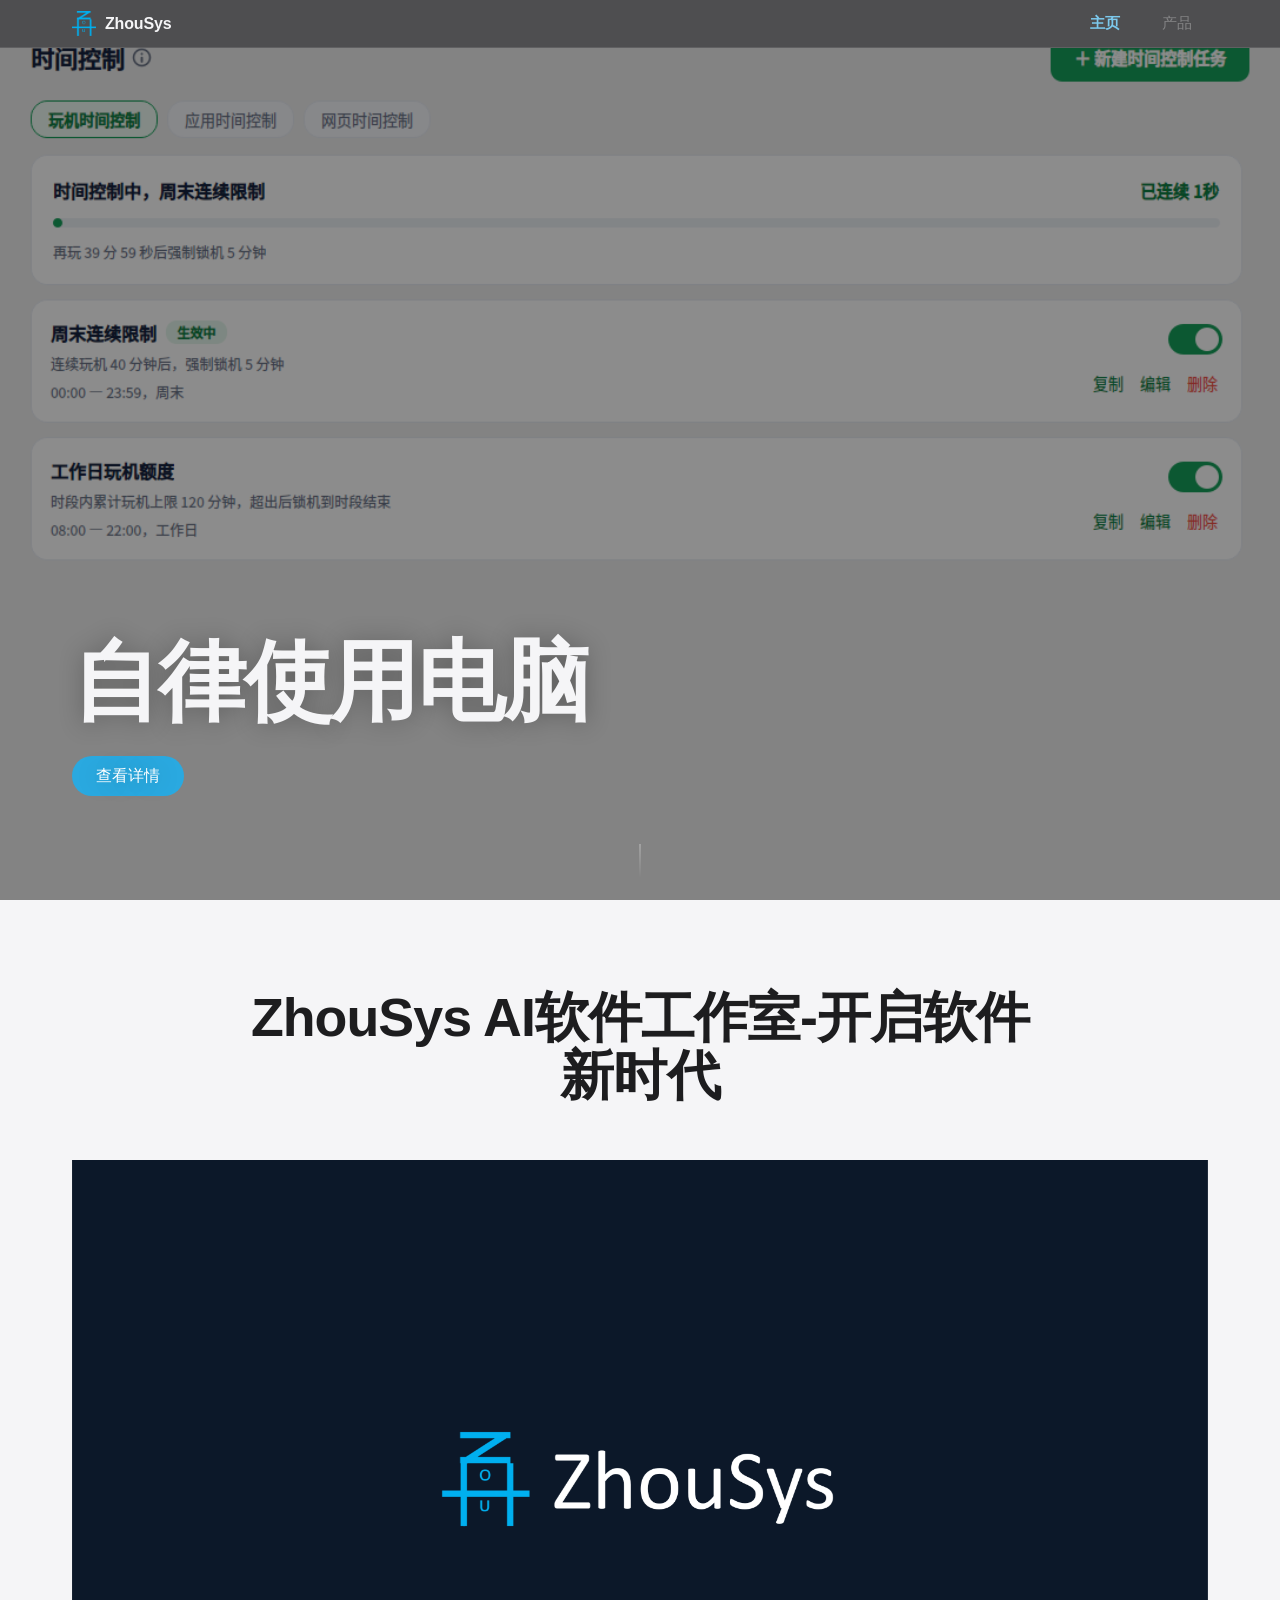
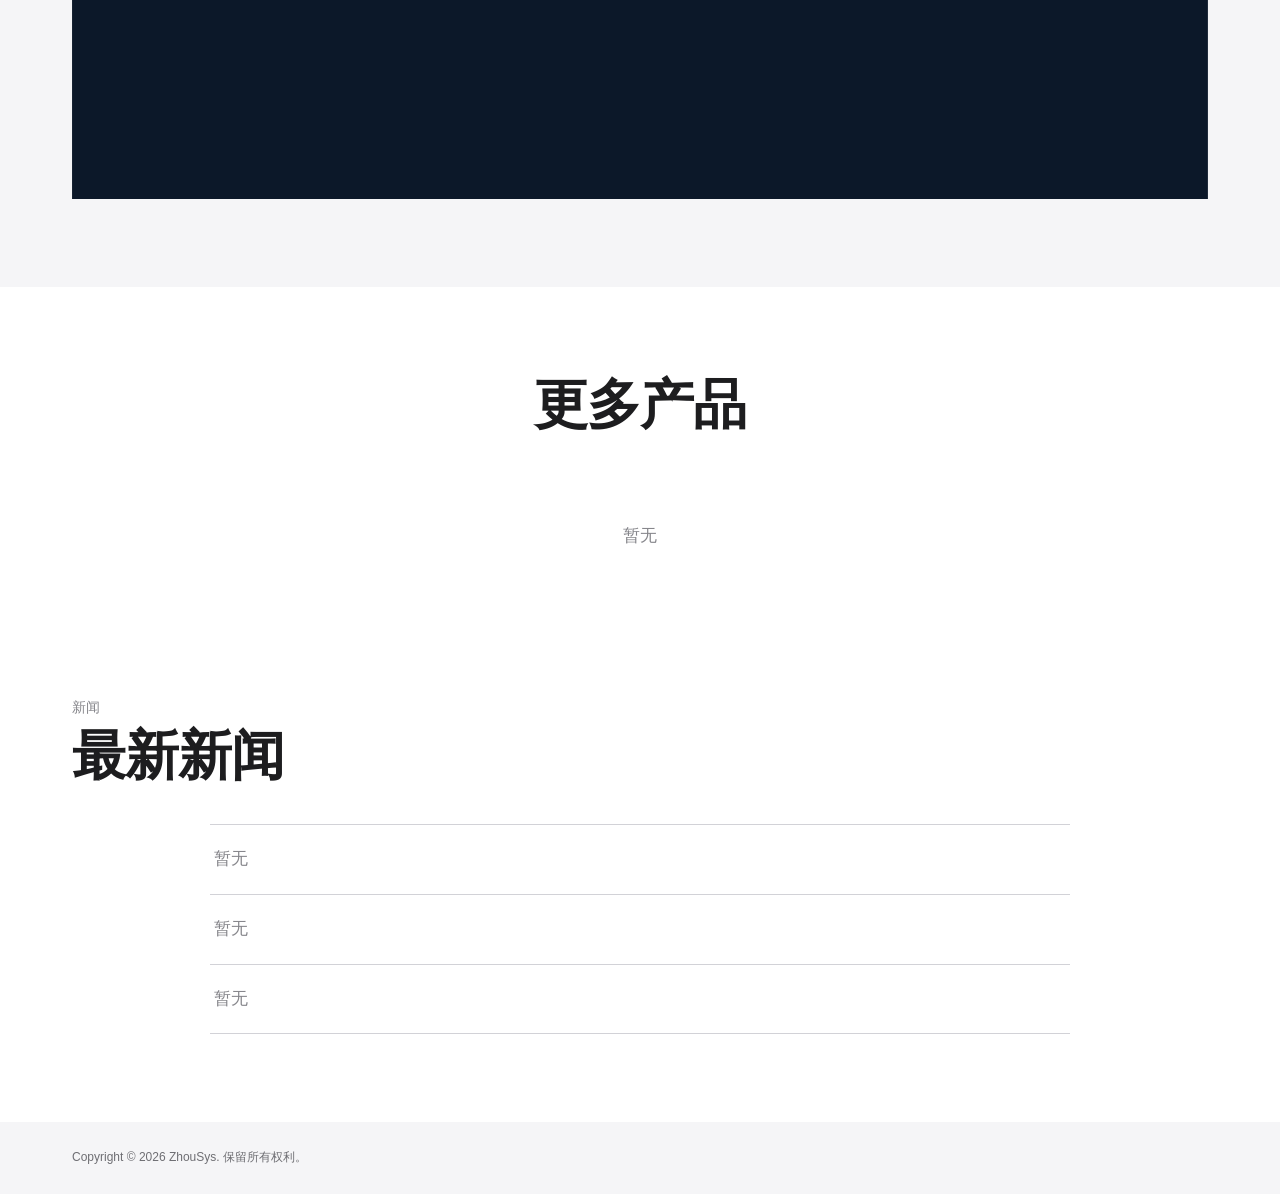
<file: index.html>
<!DOCTYPE html>
<html lang="zh-CN">
<head>
<meta charset="UTF-8">
<meta name="viewport" content="width=device-width, initial-scale=1, viewport-fit=cover">
<title>ZhouSys</title>
<meta name="description" content="ZhouSys">
<link rel="icon" href="assets/img/favicon.ico">
<link rel="stylesheet" href="assets/css/style.css">
</head>
<body>

<!-- ==================== 顶部导航 ==================== -->
<header class="nav" id="nav">
  <div class="nav__inner">
    <a href="index.html" class="nav__brand" aria-label="ZhouSys 首页">
      <img src="assets/img/logo.png" alt="" class="nav__logo">
      <span class="nav__name">ZhouSys</span>
    </a>

    <nav class="nav__menu" id="navMenu">
      <a href="index.html" class="nav__link is-active">主页</a>
      <span class="nav__link is-disabled" title="暂无内容">产品</span>
    </nav>

    <button class="nav__toggle" id="navToggle" aria-label="菜单" aria-expanded="false">
      <span></span><span></span>
    </button>
  </div>
</header>

<main>

  <!-- ==================== 首屏 ==================== -->
  <section class="hero" id="hero">
    <div class="hero__media" id="heroMedia">
      <div class="ph ph--dark"></div>
    </div>

    <div class="hero__text">
      <h1 class="display" id="heroTitle">暂无</h1>
    </div>

    <div class="hero__hint" aria-hidden="true"></div>
  </section>

  <!-- ==================== 通栏区块 · 图在上 ==================== -->
  <section class="section section--alt" id="product">
    <div class="wrap">
      <div class="section__head reveal">
        <h2 class="title" id="featureTitle">暂无</h2>
      </div>
    </div>
    <div class="wrap section__media reveal" id="featureMedia">
      <div class="ph ph--hero"></div>
    </div>
  </section>

  <!-- ==================== 分类标题 ==================== -->
  <section class="section section--light section--group">
    <div class="wrap">
      <div class="section__head reveal">
        <h2 class="title">更多产品</h2>
      </div>
    </div>
  </section>

  <!-- ==================== 两列产品块 ==================== -->
  <section class="tiles" id="tileGrid">
    <article class="tile reveal">
      <h3 class="tile__title">暂无</h3>
      <div class="tile__media ph"></div>
    </article>

    <article class="tile reveal">
      <h3 class="tile__title">暂无</h3>
      <div class="tile__media ph"></div>
    </article>

    <article class="tile reveal">
      <h3 class="tile__title">暂无</h3>
      <div class="tile__media ph"></div>
    </article>

    <article class="tile reveal">
      <h3 class="tile__title">暂无</h3>
      <div class="tile__media ph"></div>
    </article>
  </section>

  <!-- ==================== 新闻列表 ==================== -->
  <section class="section section--light" id="blog">
    <div class="wrap">
      <div class="section__head section__head--left reveal">
        <p class="eyebrow">新闻</p>
        <h2 class="title">最新新闻</h2>
      </div>

      <!-- 后续接数据后由 JS 渲染 li.post -->
      <ul class="posts" id="postList">
        <li class="post"><p class="post__empty">暂无</p></li>
        <li class="post"><p class="post__empty">暂无</p></li>
        <li class="post"><p class="post__empty">暂无</p></li>
      </ul>
    </div>
  </section>

</main>

<!-- ==================== 页脚 ==================== -->
<footer class="footer" id="about">
  <div class="wrap">
    <div class="footer__bottom">
      <p>Copyright © <span id="year">2026</span> ZhouSys. 保留所有权利。</p>
    </div>
  </div>
</footer>

<script src="assets/js/main.js"></script>
<script src="assets/js/products.js"></script>
</body>
</html>
</file>
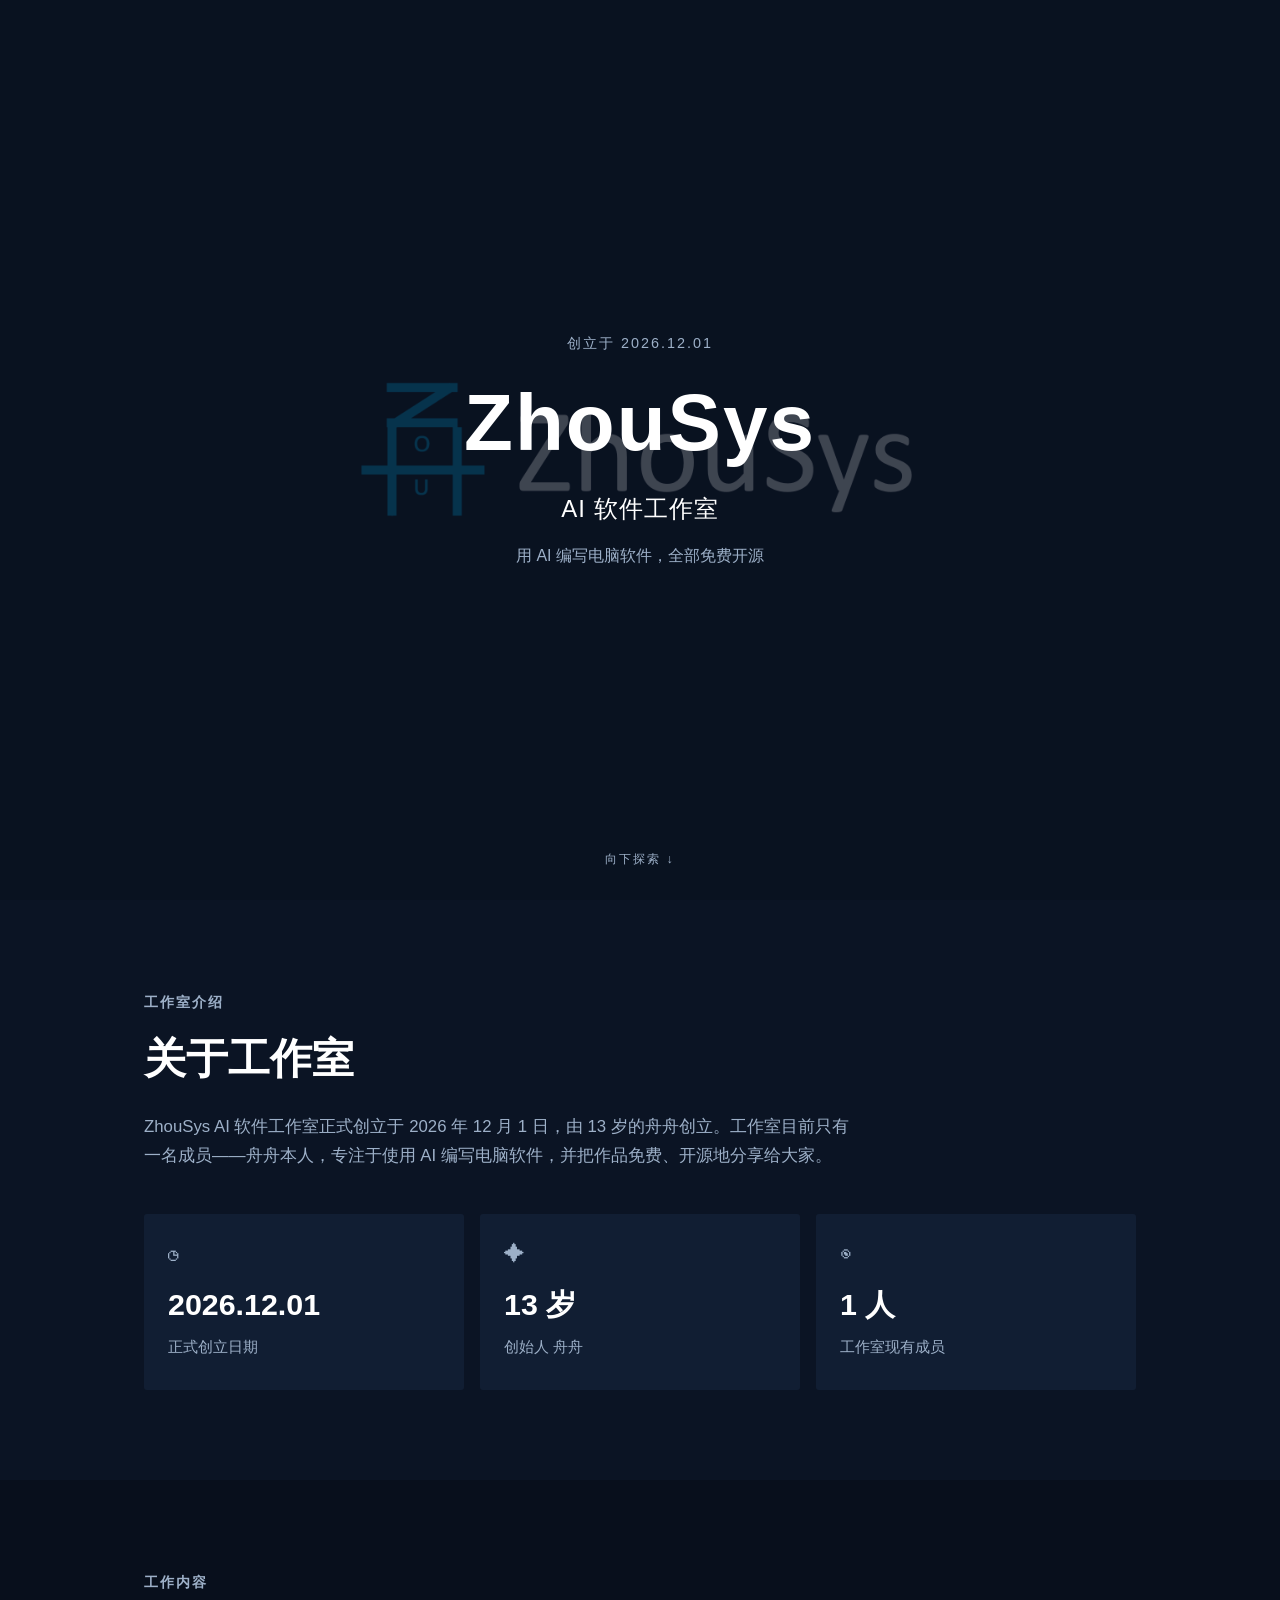
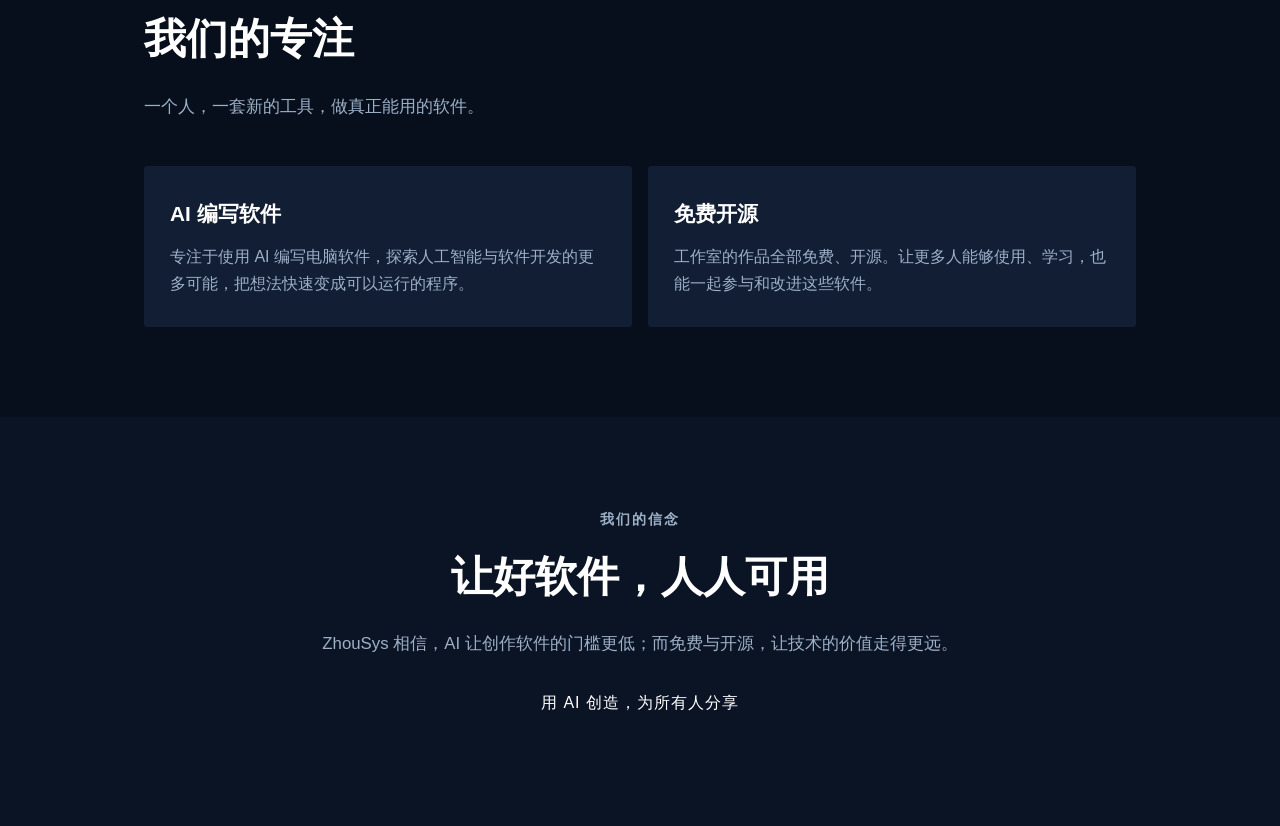
<file: products/1795355054753/index.html>
<!DOCTYPE html>
<html lang="zh-CN">
<head>
  <meta charset="UTF-8" />
  <meta name="viewport" content="width=device-width, initial-scale=1.0" />
  <title>ZhouSys AI 软件工作室</title>
  <meta name="description" content="ZhouSys AI 软件工作室，由 13 岁的舟舟创立，专注于使用 AI 编写电脑软件，免费开源。" />
  <style>
    :root {
      --bg: #0b1424;
      --bg-deep: #080f1c;
      --panel: #111e33;
      --accent: #2196f3;
      --text: #ffffff;
      --muted: #9db0c8;
    }

    * { margin: 0; padding: 0; box-sizing: border-box; }

    html { scroll-behavior: smooth; }

    body {
      font-family: "PingFang SC", "Microsoft YaHei", "Noto Sans CJK SC", -apple-system, BlinkMacSystemFont, "Segoe UI", sans-serif;
      background: var(--bg);
      color: var(--text);
      line-height: 1.7;
      -webkit-font-smoothing: antialiased;
    }

    img { display: block; max-width: 100%; }

    /* ---------- 首屏 ---------- */
    .hero {
      position: relative;
      min-height: 100vh;
      display: flex;
      flex-direction: column;
      align-items: center;
      justify-content: center;
      text-align: center;
      padding: 60px 20px;
      overflow: hidden;
    }
    .hero-bg {
      position: absolute;
      inset: 0;
      width: 100%; height: 100%;
      object-fit: cover;
      opacity: .4;
      z-index: 0;
    }
    .hero::after {
      content: "";
      position: absolute;
      inset: 0;
      background: rgba(8, 15, 28, .45);
      z-index: 1;
    }
    .hero-content { position: relative; z-index: 2; max-width: 820px; }
    .hero .date {
      color: var(--muted);
      font-size: .9rem;
      letter-spacing: 2px;
      margin-bottom: 24px;
    }
    .hero h1 {
      font-size: clamp(2.8rem, 7vw, 5rem);
      font-weight: 800;
      letter-spacing: 2px;
      line-height: 1.1;
    }
    .hero h1 span, .hero h1 { color: var(--text); }
    .hero .tagline {
      margin-top: 22px;
      font-size: clamp(1.1rem, 2.2vw, 1.5rem);
      color: var(--text);
      font-weight: 300;
      letter-spacing: 1px;
    }
    .hero .sub {
      margin-top: 12px;
      color: var(--muted);
      font-size: 1rem;
    }
    .scroll-hint {
      position: absolute;
      bottom: 30px;
      left: 50%;
      transform: translateX(-50%);
      z-index: 2;
      color: var(--muted);
      font-size: .78rem;
      letter-spacing: 2px;
    }

    /* ---------- 通用区块 ---------- */
    .section { padding: 90px clamp(20px, 5vw, 72px); max-width: 1120px; margin: 0 auto; }
    .section-kicker {
      color: var(--muted);
      font-size: .9rem;
      font-weight: 700;
      letter-spacing: 2px;
      margin-bottom: 10px;
    }
    .section-title { font-size: clamp(1.9rem, 4vw, 2.6rem); font-weight: 700; margin-bottom: 18px; }
    .section-desc { color: var(--muted); max-width: 720px; font-size: 1.05rem; }

    /* ---------- 关于 ---------- */
    .about-grid {
      display: grid;
      grid-template-columns: repeat(auto-fit, minmax(230px, 1fr));
      gap: 16px;
      margin-top: 44px;
    }
    .stat-card {
      background: var(--panel);
      padding: 30px 24px;
      border-radius: 3px;
    }
    .stat-icon {
      color: var(--muted);
      font-size: 1.3rem;
      margin-bottom: 14px;
      line-height: 1;
      border-radius: 0;
    }
    .stat-value { font-size: 1.9rem; font-weight: 800; color: var(--text); }
    .stat-label { color: var(--muted); font-size: .92rem; margin-top: 4px; }

    /* ---------- 专注领域 ---------- */
    .focus { background: var(--bg-deep); }
    .focus-inner { padding: 90px clamp(20px, 5vw, 72px); max-width: 1120px; margin: 0 auto; }
    .focus-grid {
      display: grid;
      grid-template-columns: repeat(auto-fit, minmax(300px, 1fr));
      gap: 16px;
      margin-top: 44px;
    }
    .focus-card {
      background: var(--panel);
      padding: 30px 26px;
      border-radius: 3px;
    }
    .focus-card h3 { font-size: 1.3rem; margin-bottom: 12px; }
    .focus-card p { color: var(--muted); font-size: 1rem; }

    /* ---------- 结语 ---------- */
    .cta { text-align: center; padding-bottom: 110px; }
    .cta .section-desc { margin: 0 auto; }
    .cta-line {
      margin-top: 30px;
      color: var(--text);
      font-size: 1rem;
      letter-spacing: 1px;
    }

    /* ---------- 入场动画 ---------- */
    .reveal { opacity: 0; transform: translateY(24px); transition: opacity .7s ease, transform .7s ease; }
    .reveal.visible { opacity: 1; transform: translateY(0); }

    @media (max-width: 640px) {
      .section, .focus-inner { padding-top: 64px; padding-bottom: 64px; }
      .cta { padding-bottom: 72px; }
    }
  </style>
</head>
<body>

  <header class="hero" id="home">
    <img class="hero-bg" src="assets/zhousys-cover.png" alt="ZhouSys 封面" />
    <div class="hero-content">
      <p class="date">创立于 2026.12.01</p>
      <h1>Zhou<span>Sys</span></h1>
      <p class="tagline">AI 软件工作室</p>
      <p class="sub">用 AI 编写电脑软件，全部免费开源</p>
    </div>
    <div class="scroll-hint">向下探索 ↓</div>
  </header>

  <section class="section" id="about">
    <p class="section-kicker reveal">工作室介绍</p>
    <h2 class="section-title reveal">关于工作室</h2>
    <p class="section-desc reveal">ZhouSys AI 软件工作室正式创立于 2026 年 12 月 1 日，由 13 岁的舟舟创立。工作室目前只有一名成员——舟舟本人，专注于使用 AI 编写电脑软件，并把作品免费、开源地分享给大家。</p>

    <div class="about-grid">
      <div class="stat-card reveal">
        <div class="stat-icon">◷</div>
        <div class="stat-value">2026.12.01</div>
        <div class="stat-label">正式创立日期</div>
      </div>
      <div class="stat-card reveal">
        <div class="stat-icon">✦</div>
        <div class="stat-value">13 岁</div>
        <div class="stat-label">创始人 舟舟</div>
      </div>
      <div class="stat-card reveal">
        <div class="stat-icon">◉</div>
        <div class="stat-value">1 人</div>
        <div class="stat-label">工作室现有成员</div>
      </div>
    </div>
  </section>

  <section class="focus" id="focus">
    <div class="focus-inner">
      <p class="section-kicker reveal">工作内容</p>
      <h2 class="section-title reveal">我们的专注</h2>
      <p class="section-desc reveal">一个人，一套新的工具，做真正能用的软件。</p>
      <div class="focus-grid">
        <div class="focus-card reveal">
          <h3>AI 编写软件</h3>
          <p>专注于使用 AI 编写电脑软件，探索人工智能与软件开发的更多可能，把想法快速变成可以运行的程序。</p>
        </div>
        <div class="focus-card reveal">
          <h3>免费开源</h3>
          <p>工作室的作品全部免费、开源。让更多人能够使用、学习，也能一起参与和改进这些软件。</p>
        </div>
      </div>
    </div>
  </section>

  <section class="section cta">
    <p class="section-kicker reveal">我们的信念</p>
    <h2 class="section-title reveal">让好软件，人人可用</h2>
    <p class="section-desc reveal">ZhouSys 相信，AI 让创作软件的门槛更低；而免费与开源，让技术的价值走得更远。</p>
    <p class="cta-line reveal">用 AI 创造，为所有人分享</p>
  </section>

  <script>
    const observer = new IntersectionObserver((entries) => {
      entries.forEach(entry => {
        if (entry.isIntersecting) {
          entry.target.classList.add('visible');
          observer.unobserve(entry.target);
        }
      });
    }, { threshold: 0.12 });

    document.querySelectorAll('.reveal').forEach((el, i) => {
      el.style.transitionDelay = (i % 4) * 0.08 + 's';
      observer.observe(el);
    });
  </script>
</body>
</html>
</file>
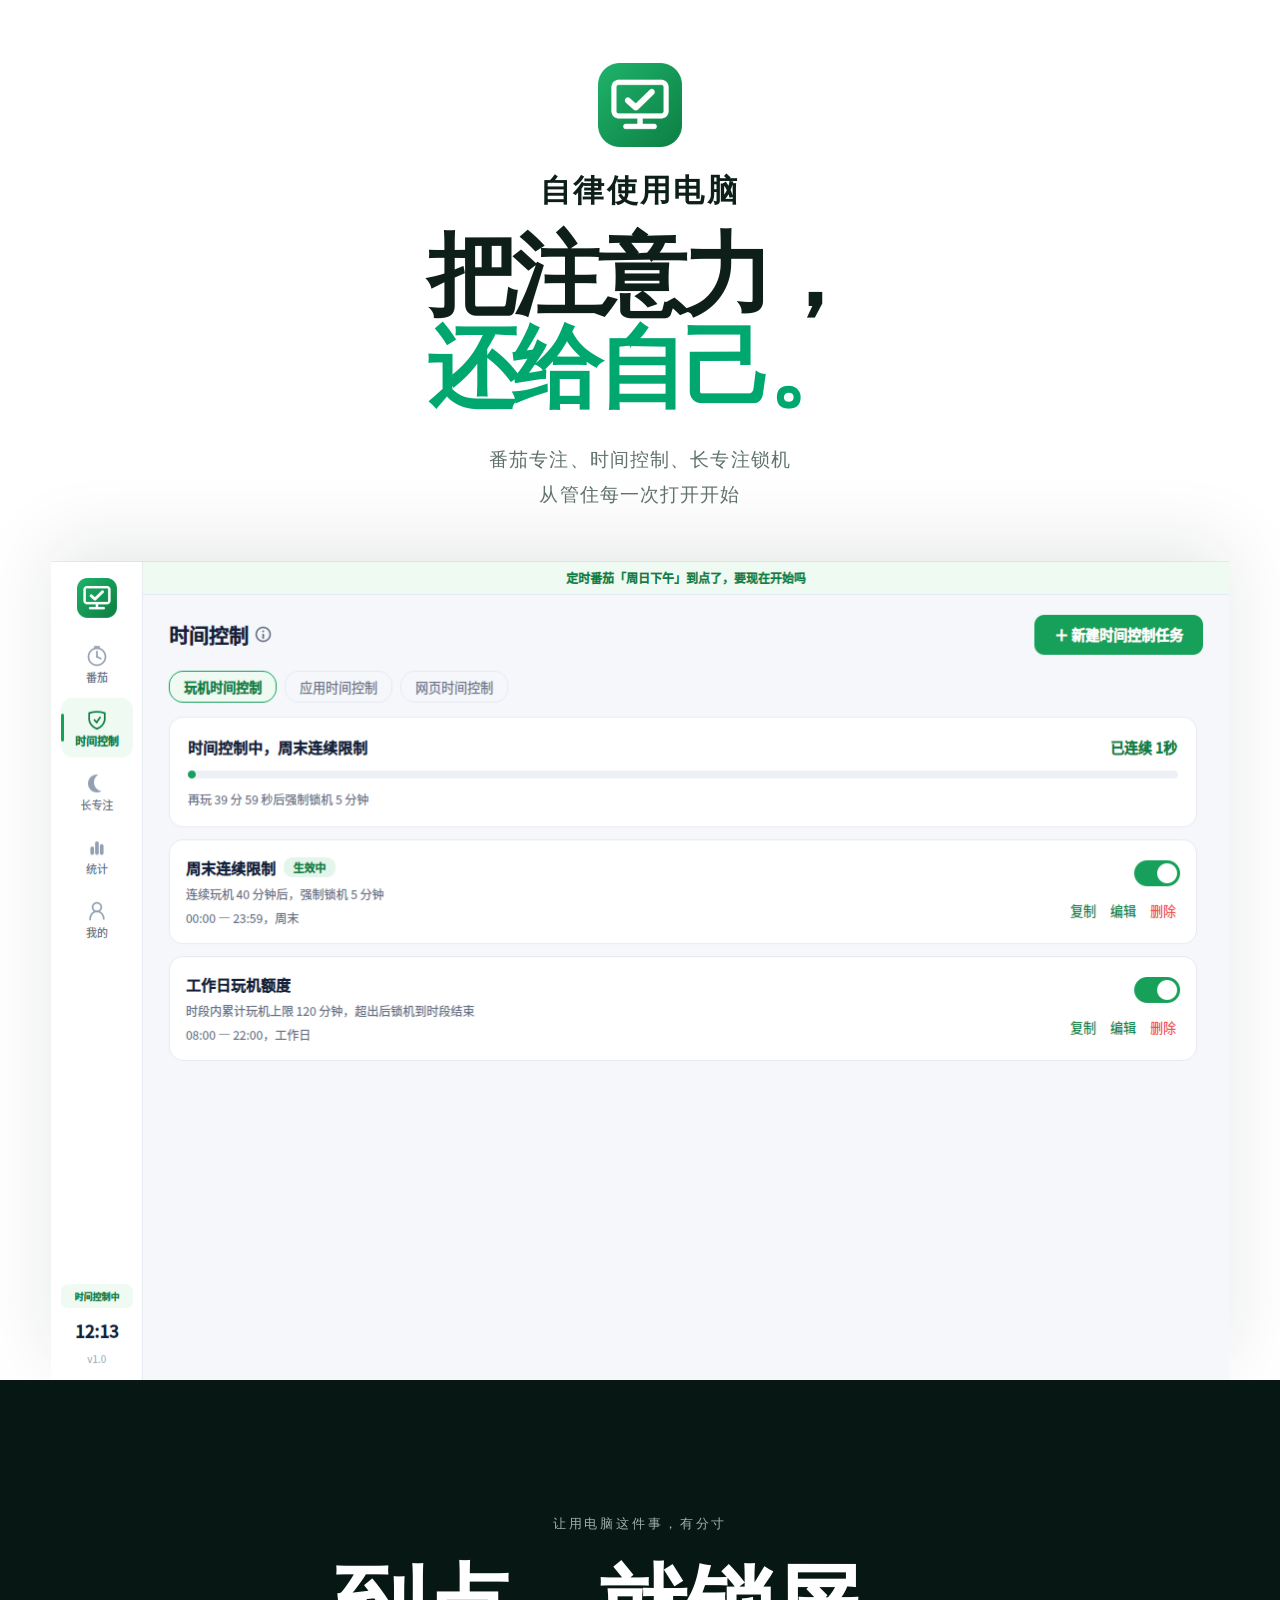
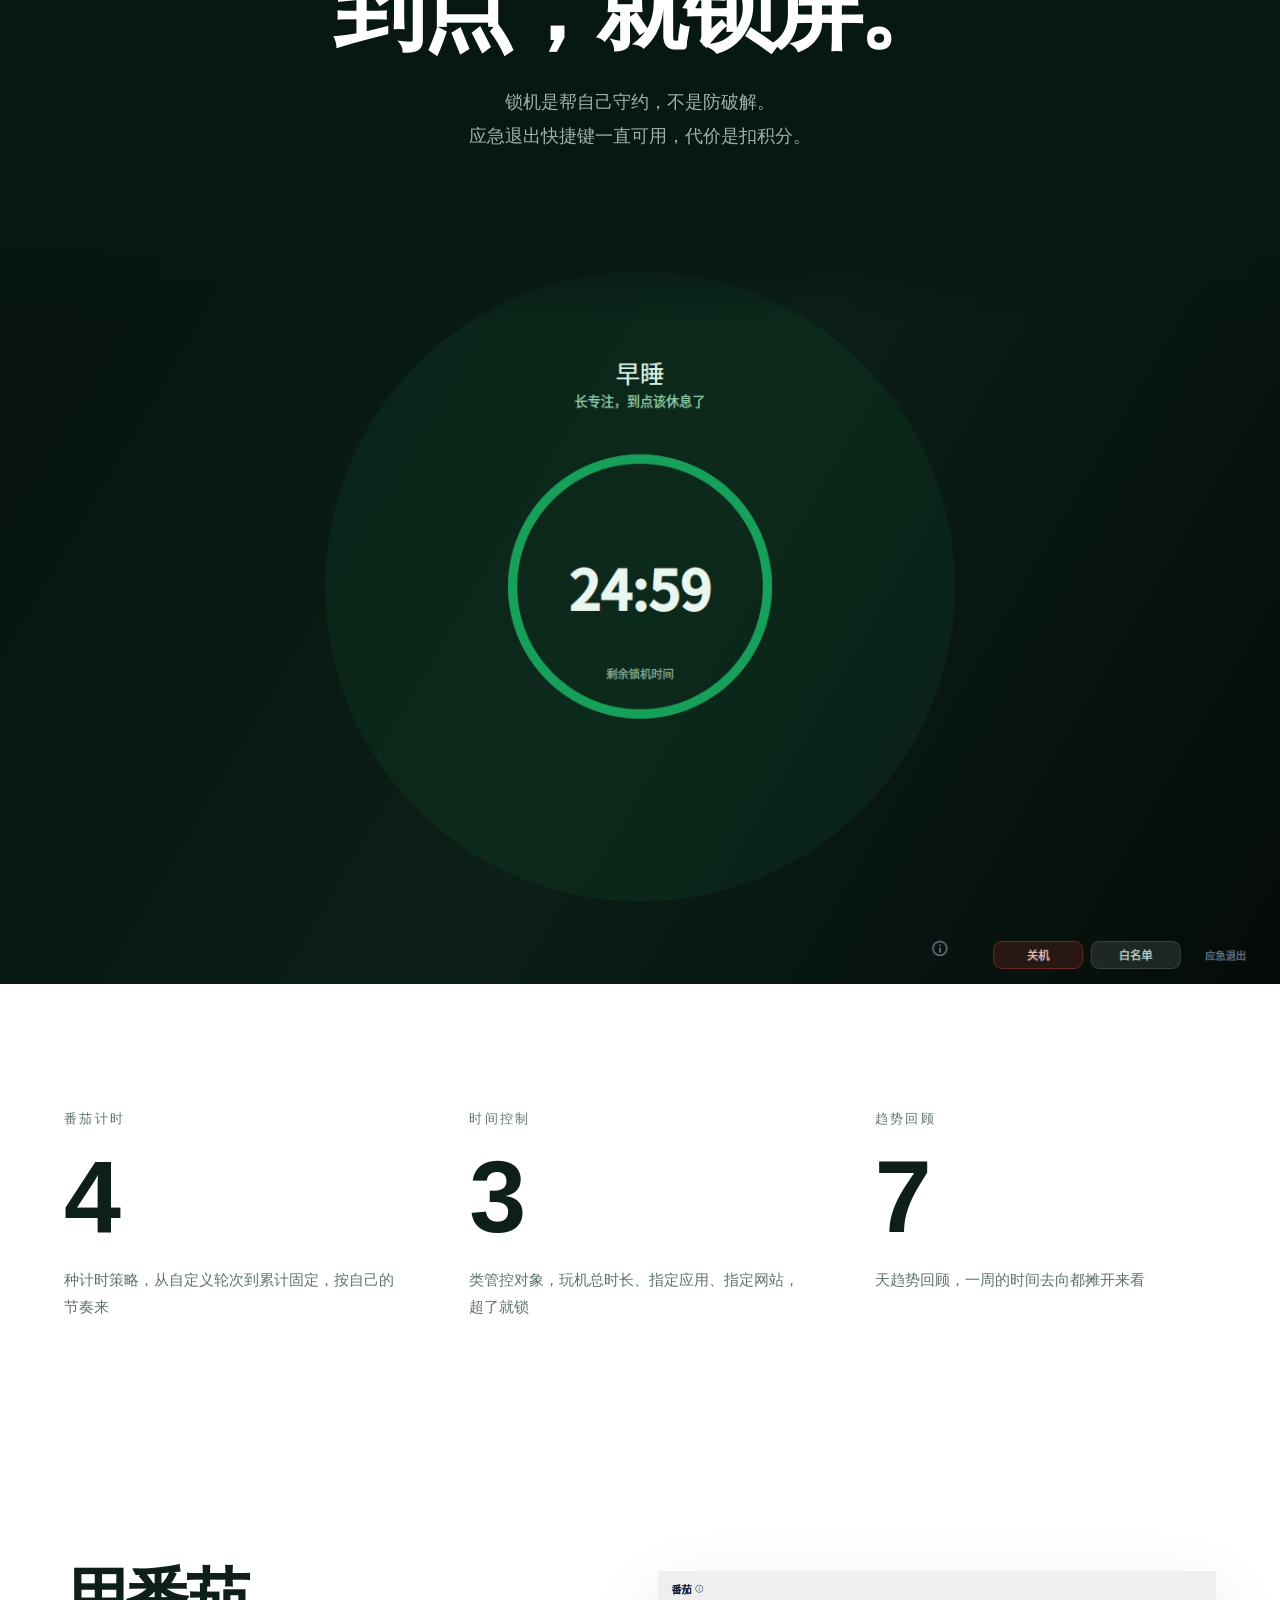
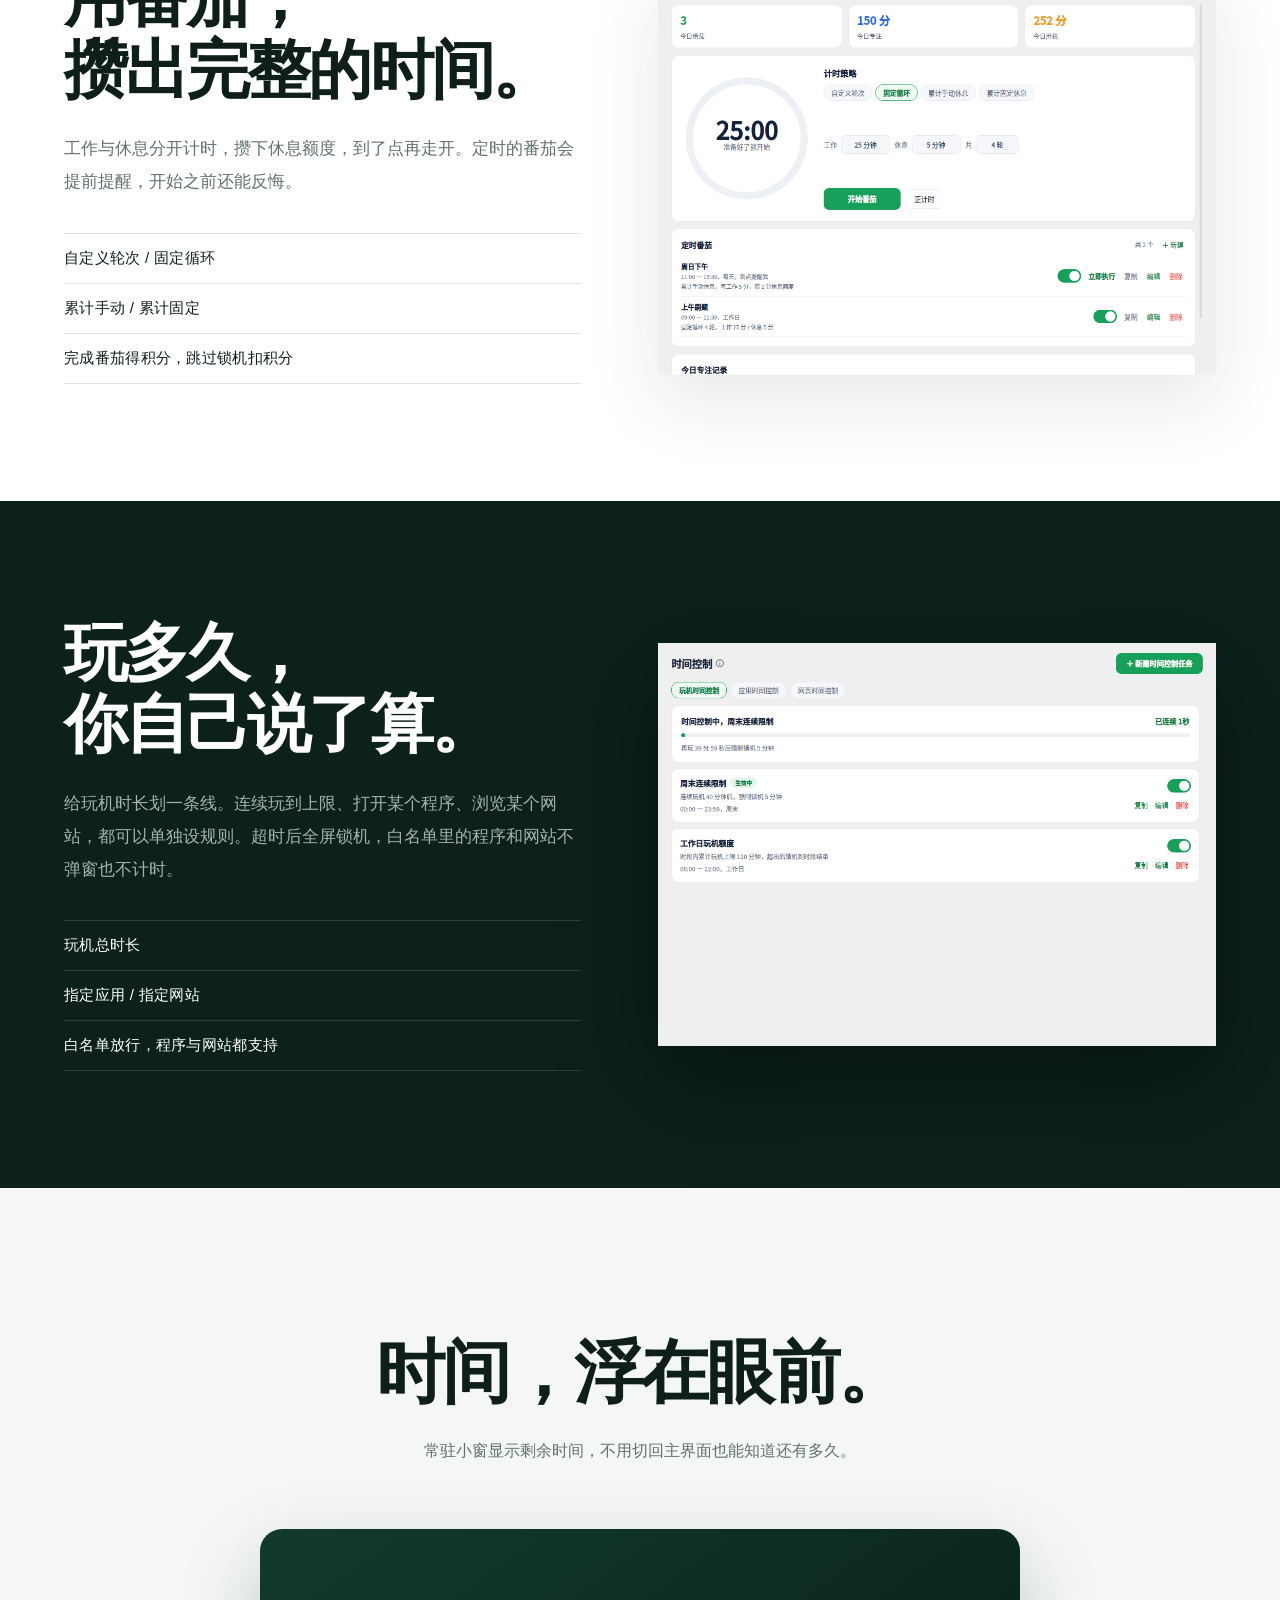
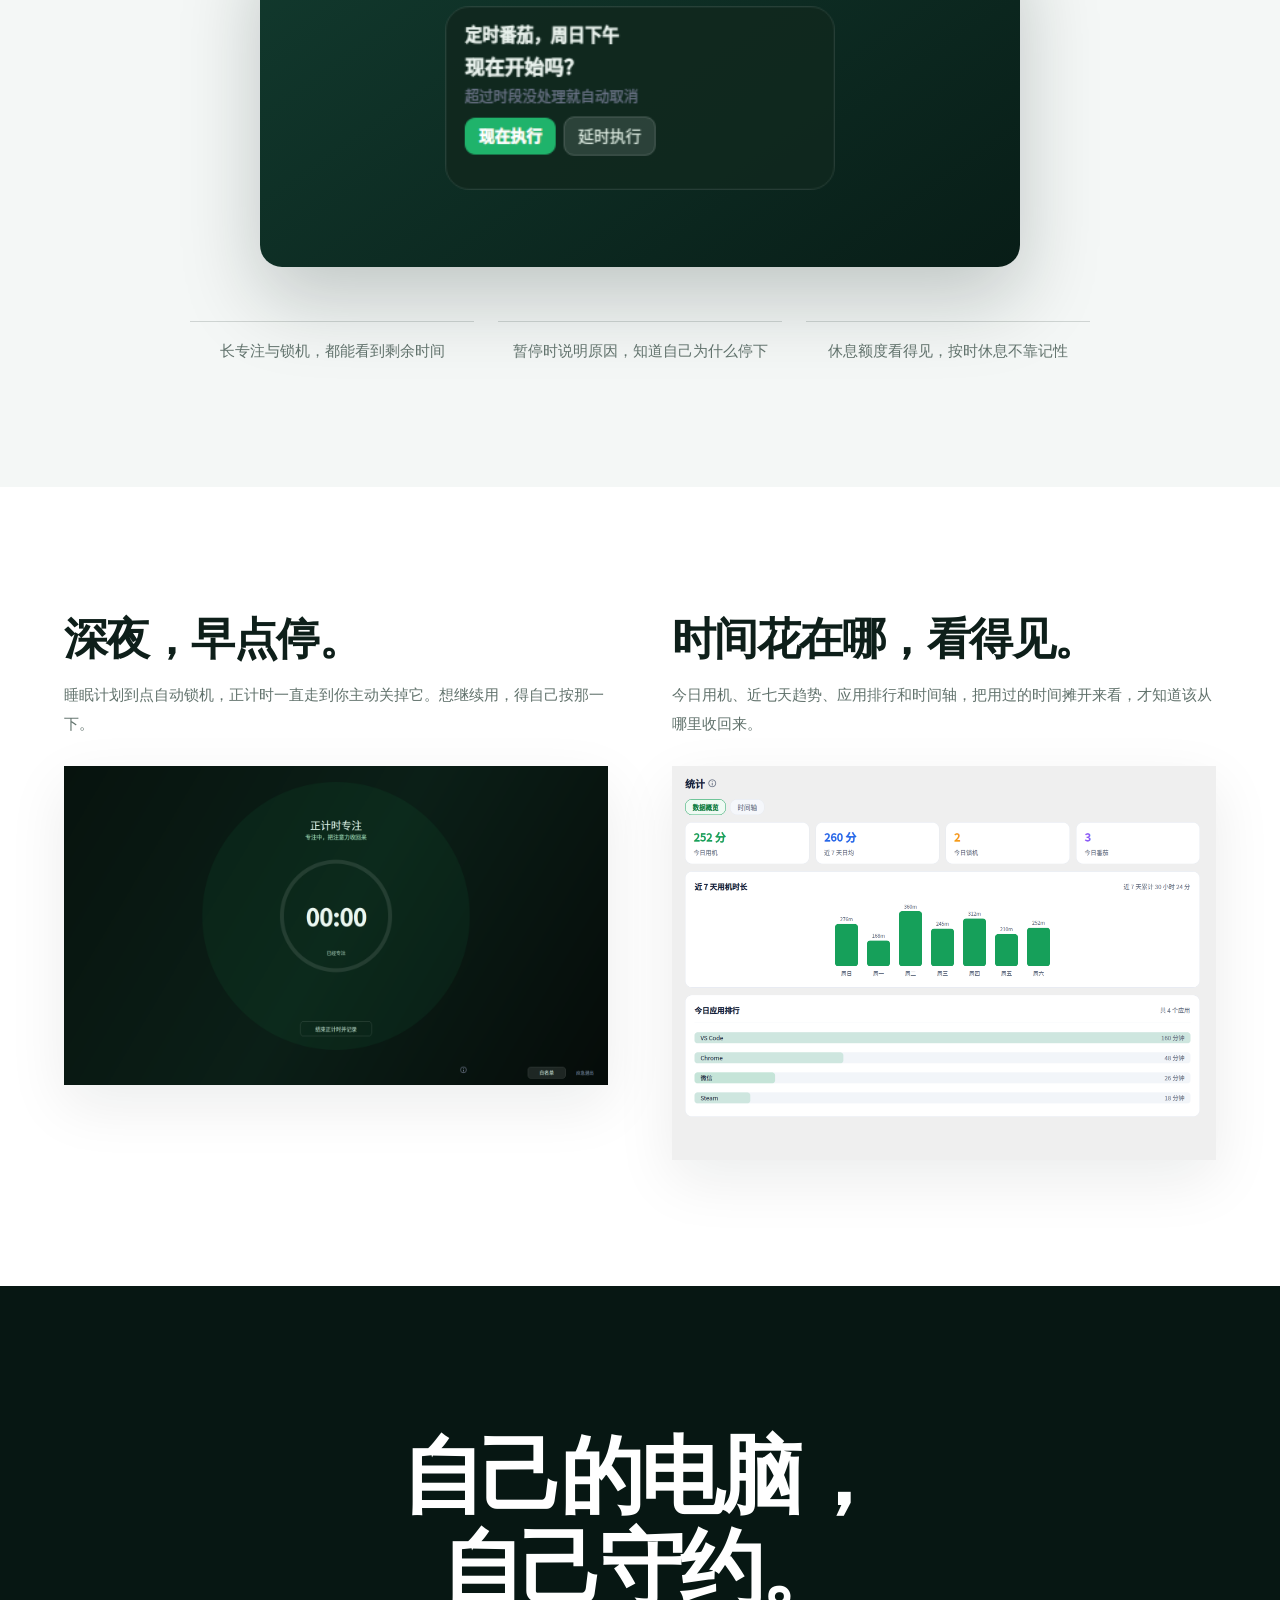
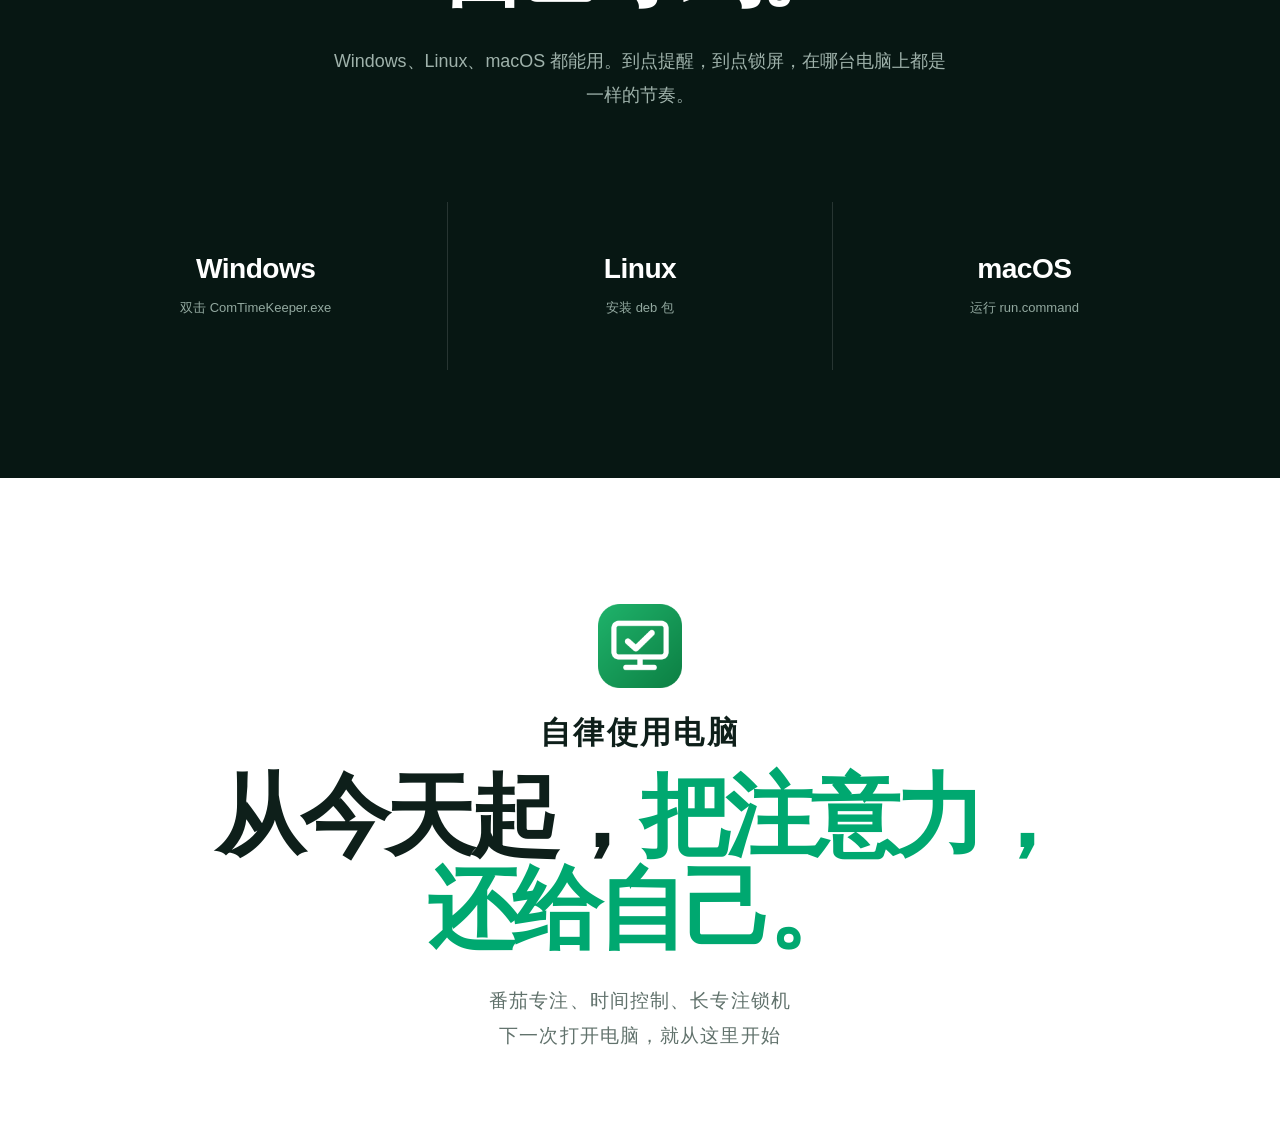
<file: products/1795867745467/index.html>
<!DOCTYPE html>
<html lang="zh-CN">
<head>
<meta charset="UTF-8">
<meta name="viewport" content="width=device-width, initial-scale=1">
<title>自律使用电脑，把注意力还给自己</title>
<meta name="description" content="番茄专注、时间控制、长专注锁机。一款本地运行的电脑自律工具。">
<style>
  :root{
    --green:#00a870;
    --ink:#0e1f1a;
    --muted:#61726c;
    --paper:#ffffff;
    --mist:#f4f7f6;
    --deep:#071713;
    --deep-soft:#0c211b;
  }
  *{box-sizing:border-box}
  html{scroll-behavior:smooth}
  body{
    margin:0;
    background:var(--paper);
    color:var(--ink);
    font-family:-apple-system,BlinkMacSystemFont,"PingFang SC","Hiragino Sans GB","Microsoft YaHei","Noto Sans CJK SC",sans-serif;
    -webkit-font-smoothing:antialiased;
  }
  img{display:block;max-width:100%}
  .wrap{width:min(1200px,90vw);margin:0 auto}

  /* 首屏：程序名称 + 留白 + 居中巨型标题 + 大幅产品图 */
  .hero{
    min-height:100vh;
    display:flex;
    flex-direction:column;
    align-items:center;
    text-align:center;
    padding:clamp(54px,7vh,92px) 0 0;
    overflow:hidden;
  }
  .hero .mark{width:clamp(60px,7vw,84px);height:auto}
  .hero .brand{
    margin-top:clamp(18px,2.6vh,30px);
    font-size:clamp(22px,2.4vw,34px);
    font-weight:650;
    letter-spacing:.08em;
  }
  .hero h1{
    margin:clamp(12px,1.8vh,22px) 0 0;
    font-size:clamp(46px,7vw,100px);
    line-height:1.04;
    letter-spacing:-.055em;
    font-weight:750;
  }
  .hero h1 span{color:var(--green)}
  .hero .lede{
    margin:clamp(22px,3vh,34px) 0 0;
    font-size:clamp(15px,1.45vw,19px);
    line-height:1.9;
    color:var(--muted);
    letter-spacing:.06em;
  }
  .hero .device{
    width:min(1180px,92vw);
    margin-top:clamp(40px,5.5vh,66px);
    overflow:hidden;
    box-shadow:0 -1px 0 rgba(14,31,26,.06),0 -18px 70px rgba(14,31,26,.10);
  }
  .hero .device img{width:100%}

  /* 深色声明段：超大标题 + 全幅锁机视觉 */
  .statement{background:var(--deep);color:#fff;text-align:center;padding:clamp(100px,15vh,180px) 0 0}
  .statement .eyebrow{font-size:13px;letter-spacing:.22em;color:#9fb2ab}
  .statement h2{
    margin:26px 0 0;
    font-size:clamp(44px,7.2vw,104px);
    line-height:1.08;
    letter-spacing:-.05em;
    font-weight:740;
  }
  .statement p{
    margin:26px auto 0;
    max-width:640px;
    font-size:clamp(15px,1.4vw,18px);
    line-height:1.9;
    color:#9fb2ab;
  }
  .lock-visual{position:relative;margin-top:clamp(64px,9vh,110px);background:var(--deep-soft)}
  .lock-visual img{width:100%}
  .lock-visual::before{
    content:"";position:absolute;left:0;right:0;top:0;height:90px;
    background:linear-gradient(var(--deep),rgba(7,23,19,0));pointer-events:none;
  }

  /* 数字段 */
  .numbers{padding:clamp(100px,14vh,170px) 0}
  .numbers .grid{display:grid;grid-template-columns:repeat(3,1fr);gap:clamp(28px,5vw,80px)}
  .number .label{font-size:13px;letter-spacing:.18em;color:var(--muted)}
  .number .value{
    margin-top:18px;
    font-size:clamp(66px,8vw,116px);
    line-height:1;
    letter-spacing:-.06em;
    font-weight:740;
  }
  .number .note{margin-top:18px;font-size:15px;line-height:1.8;color:var(--muted)}

  /* 图文交替段 */
  .feature{padding:clamp(90px,13vh,160px) 0}
  .feature .split{
    display:grid;
    grid-template-columns:1fr 1.08fr;
    gap:clamp(44px,6vw,96px);
    align-items:center;
  }
  .feature.reverse .split{grid-template-columns:1.08fr 1fr}
  .feature.reverse .copy{order:2}
  .feature.reverse .shot{order:1}
  .copy h2{
    margin:0;
    font-size:clamp(38px,5vw,66px);
    line-height:1.12;
    letter-spacing:-.045em;
    font-weight:730;
  }
  .copy .desc{margin:26px 0 0;font-size:clamp(15px,1.35vw,17px);line-height:1.95;color:var(--muted)}
  .copy ul{list-style:none;margin:34px 0 0;padding:0}
  .copy li{
    padding:15px 0;
    border-top:1px solid rgba(14,31,26,.12);
    font-size:15px;
    letter-spacing:.02em;
  }
  .copy li:last-child{border-bottom:1px solid rgba(14,31,26,.12)}
  .shot{
    overflow:hidden;
    background:var(--mist);
    box-shadow:0 26px 70px rgba(14,31,26,.10);
  }
  .shot img{width:100%}

  .feature.dark{background:var(--deep-soft);color:#fff}
  .feature.dark .copy .desc{color:#a2b4ad}
  .feature.dark .copy li{border-color:rgba(255,255,255,.14)}
  .feature.dark .shot{box-shadow:0 32px 90px rgba(0,0,0,.42)}

  /* 悬浮窗段 */
  .float{background:var(--mist);padding:clamp(100px,14vh,170px) 0;text-align:center}
  .float h2{
    margin:20px 0 0;
    font-size:clamp(38px,5.4vw,74px);
    line-height:1.12;
    letter-spacing:-.045em;
    font-weight:730;
  }
  .float p{margin:24px auto 0;max-width:560px;font-size:16px;line-height:1.9;color:var(--muted)}
  .float-stage{
    margin:clamp(52px,7vh,80px) auto 0;
    width:min(760px,100%);
    padding:clamp(36px,6vw,80px);
    border-radius:22px;
    background:linear-gradient(145deg,#123a2e,#081d17);
    box-shadow:0 32px 80px rgba(8,29,23,.22);
  }
  .float-stage img{width:min(390px,100%);margin:0 auto;border-radius:14px}
  .float-points{
    display:grid;grid-template-columns:repeat(3,1fr);gap:24px;
    margin:clamp(48px,6vh,70px) auto 0;width:min(900px,100%);
  }
  .float-points div{border-top:1px solid rgba(14,31,26,.16);padding-top:20px;font-size:15px;color:var(--muted)}

  /* 双卡补充段 */
  .duo{padding:clamp(100px,14vh,160px) 0}
  .duo .grid{display:grid;grid-template-columns:1fr 1fr;gap:clamp(28px,5vw,72px)}
  .duo h3{margin:0;font-size:clamp(28px,3.4vw,44px);letter-spacing:-.035em;line-height:1.2;font-weight:720}
  .duo p{margin:16px 0 28px;font-size:15px;line-height:1.9;color:var(--muted)}
  .duo .shot{box-shadow:0 20px 56px rgba(14,31,26,.08)}

  /* 收束段：内容区块，不是页脚 */
  .closing{background:var(--deep);color:#fff;padding:clamp(110px,16vh,190px) 0 clamp(80px,12vh,140px);text-align:center;overflow:hidden}
  .closing h2{
    margin:0;
    font-size:clamp(42px,6.6vw,94px);
    line-height:1.1;
    letter-spacing:-.05em;
    font-weight:740;
  }
  .closing .sub{margin:28px auto 0;max-width:620px;font-size:clamp(15px,1.4vw,18px);line-height:1.9;color:#9fb2ab}
  .platforms{
    display:grid;grid-template-columns:repeat(3,1fr);
    gap:1px;background:rgba(255,255,255,.13);
    margin-top:clamp(70px,10vh,120px);
  }
  .platforms div{background:var(--deep);padding:clamp(30px,4vw,52px) 20px}
  .platforms b{display:block;font-size:clamp(20px,2.2vw,30px);font-weight:650;letter-spacing:-.02em}
  .platforms span{display:block;margin-top:12px;font-size:13px;line-height:1.7;color:#93a9a0}
  /* 结尾呼应段：与开头同构，文字稍作推进 */
  .hero.reprise{min-height:auto;padding-top:clamp(90px,14vh,150px);padding-bottom:clamp(64px,9vh,110px)}

  /* 滚动揭示 */
  .reveal{opacity:0;transform:translateY(26px);transition:opacity .9s ease,transform .9s cubic-bezier(.2,.7,.2,1)}
  .reveal.visible{opacity:1;transform:none}

  @media (max-width:820px){
    .hero{min-height:auto;padding-top:72px}
    .hero .device{width:100%}
    .numbers .grid,.float-points,.duo .grid{grid-template-columns:1fr}
    .feature .split,.feature.reverse .split{grid-template-columns:1fr}
    .feature.reverse .copy{order:1}
    .feature.reverse .shot{order:2}
    .duo .grid{gap:70px}
    .platforms{grid-template-columns:1fr}
    .copy ul{margin-top:26px}
  }
  @media (prefers-reduced-motion:reduce){
    html{scroll-behavior:auto}
    .reveal{opacity:1;transform:none;transition:none}
  }
</style>
</head>
<body>

<section class="hero">
  <img class="mark reveal" src="assets/56-app-icon.png" alt="应用图标">
  <div class="brand reveal">自律使用电脑</div>
  <h1 class="reveal">把注意力，<br><span>还给自己。</span></h1>
  <p class="lede reveal">番茄专注、时间控制、长专注锁机<br>从管住每一次打开开始</p>
  <div class="device reveal">
    <img src="assets/57-main-renamed.png" alt="应用主界面">
  </div>
</section>

<section class="statement">
  <div class="wrap">
    <div class="eyebrow reveal">让用电脑这件事，有分寸</div>
    <h2 class="reveal">到点，就锁屏。</h2>
    <p class="reveal">锁机是帮自己守约，不是防破解。<br>应急退出快捷键一直可用，代价是扣积分。</p>
  </div>
  <div class="lock-visual reveal">
    <img src="assets/23-lock.png" alt="全屏锁机界面">
  </div>
</section>

<section class="numbers">
  <div class="wrap grid">
    <div class="number reveal">
      <div class="label">番茄计时</div>
      <div class="value">4</div>
      <div class="note">种计时策略，从自定义轮次到累计固定，按自己的节奏来</div>
    </div>
    <div class="number reveal">
      <div class="label">时间控制</div>
      <div class="value">3</div>
      <div class="note">类管控对象，玩机总时长、指定应用、指定网站，超了就锁</div>
    </div>
    <div class="number reveal">
      <div class="label">趋势回顾</div>
      <div class="value">7</div>
      <div class="note">天趋势回顾，一周的时间去向都摊开来看</div>
    </div>
  </div>
</section>

<section class="feature">
  <div class="wrap split">
    <div class="copy reveal">
      <h2>用番茄，<br>攒出完整的时间。</h2>
      <p class="desc">工作与休息分开计时，攒下休息额度，到了点再走开。定时的番茄会提前提醒，开始之前还能反悔。</p>
      <ul>
        <li>自定义轮次 / 固定循环</li>
        <li>累计手动 / 累计固定</li>
        <li>完成番茄得积分，跳过锁机扣积分</li>
      </ul>
    </div>
    <div class="shot reveal">
      <img src="assets/09-pomo-single.png" alt="番茄专注界面">
    </div>
  </div>
</section>

<section class="feature dark">
  <div class="wrap split">
    <div class="copy reveal">
      <h2>玩多久，<br>你自己说了算。</h2>
      <p class="desc">给玩机时长划一条线。连续玩到上限、打开某个程序、浏览某个网站，都可以单独设规则。超时后全屏锁机，白名单里的程序和网站不弹窗也不计时。</p>
      <ul>
        <li>玩机总时长</li>
        <li>指定应用 / 指定网站</li>
        <li>白名单放行，程序与网站都支持</li>
      </ul>
    </div>
    <div class="shot reveal">
      <img src="assets/02-supervise-play.png" alt="时间控制界面">
    </div>
  </div>
</section>

<section class="float">
  <div class="wrap">
    <h2 class="reveal">时间，浮在眼前。</h2>
    <p class="reveal">常驻小窗显示剩余时间，不用切回主界面也能知道还有多久。</p>
    <div class="float-stage reveal">
      <img src="assets/36-float-large.png" alt="悬浮窗显示剩余时间">
    </div>
    <div class="float-points">
      <div class="reveal">长专注与锁机，都能看到剩余时间</div>
      <div class="reveal">暂停时说明原因，知道自己为什么停下</div>
      <div class="reveal">休息额度看得见，按时休息不靠记性</div>
    </div>
  </div>
</section>

<section class="duo">
  <div class="wrap grid">
    <div class="reveal">
      <h3>深夜，早点停。</h3>
      <p>睡眠计划到点自动锁机，正计时一直走到你主动关掉它。想继续用，得自己按那一下。</p>
      <div class="shot"><img src="assets/39-countup-end.png" alt="正计时锁机界面"></div>
    </div>
    <div class="reveal">
      <h3>时间花在哪，看得见。</h3>
      <p>今日用机、近七天趋势、应用排行和时间轴，把用过的时间摊开来看，才知道该从哪里收回来。</p>
      <div class="shot"><img src="assets/05-stats.png" alt="统计界面"></div>
    </div>
  </div>
</section>

<section class="closing">
  <div class="wrap">
    <h2 class="reveal">自己的电脑，<br>自己守约。</h2>
    <p class="sub reveal">Windows、Linux、macOS 都能用。到点提醒，到点锁屏，在哪台电脑上都是一样的节奏。</p>
    <div class="platforms reveal">
      <div><b>Windows</b><span>双击 ComTimeKeeper.exe</span></div>
      <div><b>Linux</b><span>安装 deb 包</span></div>
      <div><b>macOS</b><span>运行 run.command</span></div>
    </div>
  </div>
</section>

<section class="hero reprise">
  <img class="mark reveal" src="assets/56-app-icon.png" alt="应用图标">
  <div class="brand reveal">自律使用电脑</div>
  <h1 class="reveal">从今天起，<span>把注意力，<br>还给自己。</span></h1>
  <p class="lede reveal">番茄专注、时间控制、长专注锁机<br>下一次打开电脑，就从这里开始</p>
</section>

<script>
(function(){
  var items = document.querySelectorAll('.reveal');
  if (!('IntersectionObserver' in window) || window.matchMedia('(prefers-reduced-motion: reduce)').matches) {
    items.forEach(function(el){ el.classList.add('visible'); });
    return;
  }
  var observer = new IntersectionObserver(function(entries){
    entries.forEach(function(entry){
      if (entry.isIntersecting) {
        entry.target.classList.add('visible');
        observer.unobserve(entry.target);
      }
    });
  }, { threshold: 0.12, rootMargin: '0px 0px -40px 0px' });
  items.forEach(function(el){ observer.observe(el); });
})();
</script>
</body>
</html>
</file>
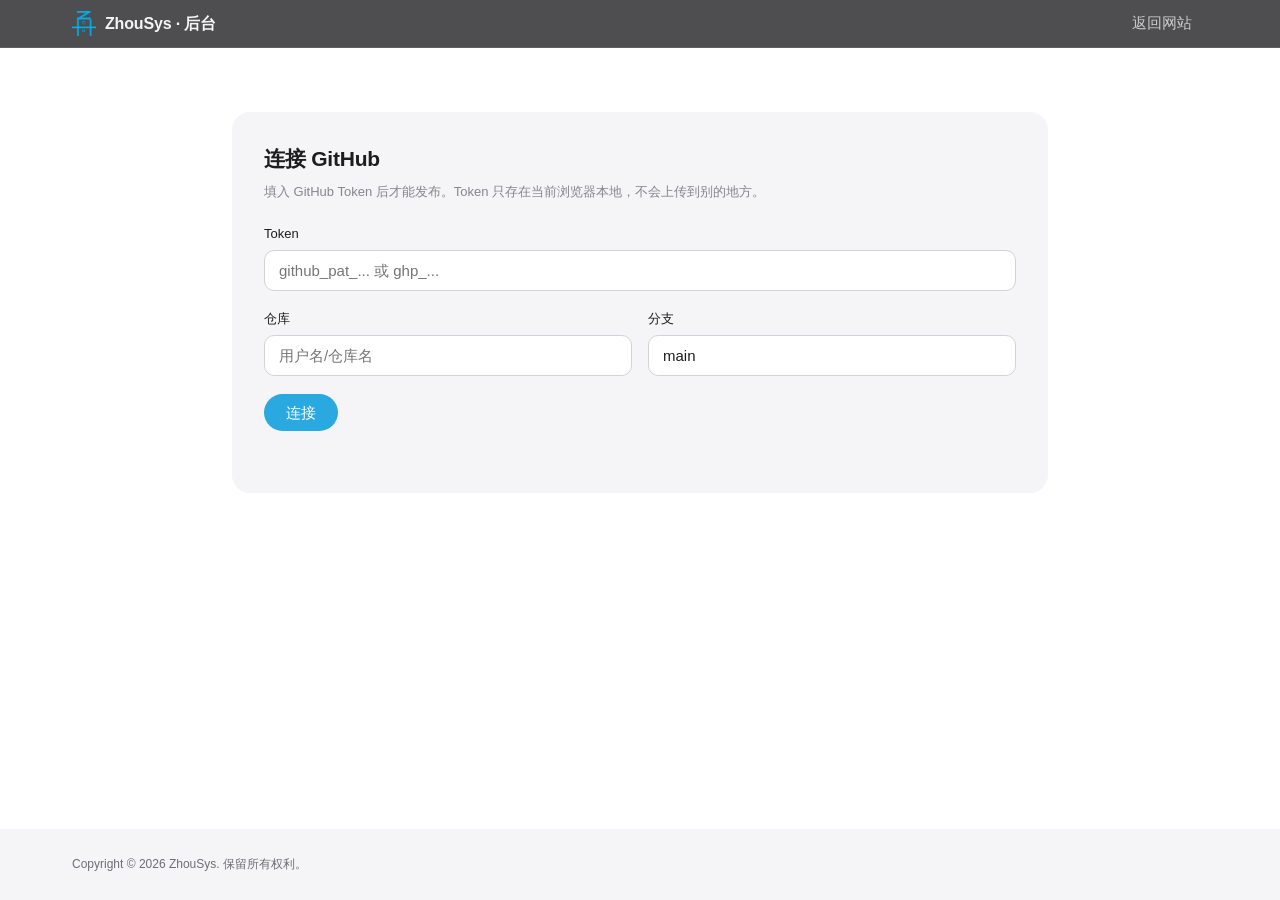
<file: admin.html>
<!DOCTYPE html>
<html lang="zh-CN">
<head>
<meta charset="UTF-8">
<meta name="viewport" content="width=device-width, initial-scale=1, viewport-fit=cover">
<title>后台 · ZhouSys</title>
<meta name="robots" content="noindex">
<link rel="icon" href="assets/img/favicon.ico">
<link rel="stylesheet" href="assets/css/style.css">
<link rel="stylesheet" href="assets/css/admin.css">
</head>
<body>

<header class="nav" id="nav">
  <div class="nav__inner">
    <a href="index.html" class="nav__brand">
      <img src="assets/img/logo.png" alt="" class="nav__logo">
      <span class="nav__name">ZhouSys · 后台</span>
    </a>
    <nav class="nav__menu">
      <a href="index.html" class="nav__link">返回网站</a>
    </nav>
  </div>
</header>

<main class="admin-main">
  <div class="wrap" style="max-width: 860px;">

    <!-- ========== 连接 ========== -->
    <section class="admin-card" id="loginPanel">
      <h2>连接 GitHub</h2>
      <p class="admin-hint">
        填入 GitHub Token 后才能发布。Token 只存在当前浏览器本地，不会上传到别的地方。
      </p>

      <div class="field">
        <label for="tokenInput">Token</label>
        <input type="password" id="tokenInput" placeholder="github_pat_... 或 ghp_...">
      </div>

      <div class="field-row">
        <div class="field">
          <label for="repoInput">仓库</label>
          <input type="text" id="repoInput" placeholder="用户名/仓库名">
        </div>
        <div class="field">
          <label for="branchInput">分支</label>
          <input type="text" id="branchInput" value="main">
        </div>
      </div>

      <button class="abtn abtn--primary" id="connectBtn">连接</button>
      <p class="admin-msg" id="loginMsg"></p>
    </section>

    <!-- ========== 管理区 ========== -->
    <div id="adminArea" hidden>

      <div class="admin-bar">
        <span id="statusText">已连接</span>
        <button class="abtn abtn--ghost" id="logoutBtn">退出</button>
      </div>

      <!-- 添加产品 -->
      <section class="admin-card">
        <h2>添加产品</h2>
        <p class="admin-hint">
          产品会按发布时间排到主页：最早的排最前（占大图位），越晚的越靠后。
        </p>

        <div class="field">
          <label for="pTitle">名称</label>
          <input type="text" id="pTitle" placeholder="产品名称">
        </div>

        <div class="field">
          <label for="pCover">封面</label>
          <input type="file" id="pCover" accept="image/*">
          <img class="cover-preview" id="coverPreview" alt="">
        </div>

        <div class="field">
          <label for="pDir">简介页文件夹（推荐，图片会自动带上）</label>
          <input type="file" id="pDir" webkitdirectory directory multiple>
          <span class="field-tip">
            选 HTML 所在的那个文件夹，里面的图片、CSS、JS 会一起上传，
            HTML 里的相对路径照常能用。入口优先用 index.html，没有就用最外层的那个 .html。
          </span>
        </div>

        <div class="field">
          <label for="pPage">或者只传单个 HTML 文件</label>
          <input type="file" id="pPage" accept=".html,.htm">
          <span class="field-tip">
            只传 .html 时，里面的图片需要是外链或直接内嵌在 HTML 里，否则会加载不出来。
          </span>
        </div>

        <div class="field">
          <label for="pDate">发布时间</label>
          <input type="date" id="pDate">
        </div>

        <div class="field">
          <label>按钮</label>
          <div class="btn-rows" id="btnRows"></div>
          <button class="abtn abtn--ghost abtn--sm" id="addBtnRow" type="button">+ 添加按钮</button>
          <span class="field-tip">
            链接留空的按钮就是「查看详情」，点了进产品详情页；
            填了链接的按钮，点了直接跳去那个地址（比如购买页）。
          </span>
        </div>

        <p class="edit-hint" id="pEditHint" hidden></p>
        <div class="btn-bar">
          <button class="abtn abtn--primary" id="addBtn">发布产品</button>
          <button class="abtn abtn--ghost" id="cancelPBtn" hidden>取消编辑</button>
        </div>
        <p class="admin-msg" id="addMsg"></p>

        <h3 class="sub-title">已有产品</h3>
        <ul class="admin-list" id="productList"></ul>
      </section>

      <!-- 新闻 -->
      <section class="admin-card">
        <h2>添加新闻</h2>
        <p class="admin-hint">
          上传 Word（.docx）就行，图片会自动抽取上传，正文按原排版显示。
        </p>

        <div class="field">
          <label for="nTitle">标题（留空用文件名）</label>
          <input type="text" id="nTitle" placeholder="新闻标题">
        </div>

        <div class="field">
          <label for="nFile">Word 文档（.docx）</label>
          <input type="file" id="nFile" accept=".docx">
        </div>

        <div class="field">
          <label for="nDate">日期</label>
          <input type="date" id="nDate">
        </div>

        <p class="edit-hint" id="nEditHint" hidden></p>
        <div class="btn-bar">
          <button class="abtn abtn--primary" id="addNewsBtn">发布新闻</button>
          <button class="abtn abtn--ghost" id="cancelNBtn" hidden>取消编辑</button>
        </div>
        <p class="admin-msg" id="newsMsg"></p>

        <h3 class="sub-title">已有新闻</h3>
        <ul class="admin-list" id="newsList"></ul>
      </section>

    </div>
  </div>
</main>

<footer class="footer">
  <div class="wrap">
    <div class="footer__bottom">
      <p>Copyright © <span id="year">2026</span> ZhouSys. 保留所有权利。</p>
    </div>
  </div>
</footer>

<script src="assets/js/vendor/mammoth.browser.min.js"></script>
<script src="assets/js/main.js"></script>
<script src="assets/js/admin.js"></script>
</body>
</html>
</file>
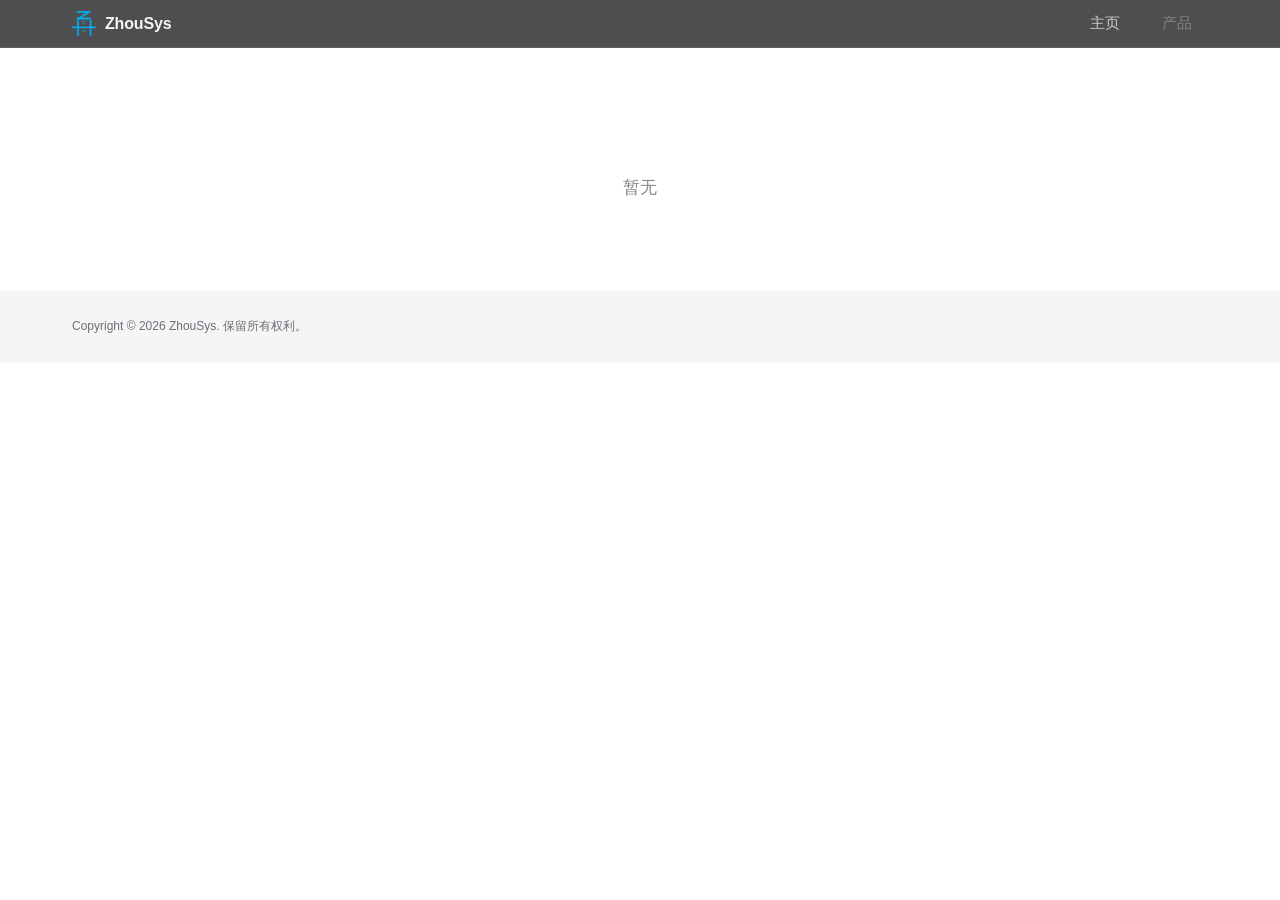
<file: news.html>
<!DOCTYPE html>
<html lang="zh-CN">
<head>
<meta charset="UTF-8">
<meta name="viewport" content="width=device-width, initial-scale=1, viewport-fit=cover">
<title>新闻 · ZhouSys</title>
<link rel="icon" href="assets/img/favicon.ico">
<link rel="stylesheet" href="assets/css/style.css">
<style>
  /* 新闻详情整页滚动：标题栏、正文、页脚一起走，只有一条滚动条 */
  main { flex: 0 0 auto; }
  .nav { position: static; }
  .doc-page { padding: clamp(24px, 3vw, 40px) 0 0; }
</style>
</head>
<body data-page="news">

<header class="nav" id="nav">
  <div class="nav__inner">
    <a href="index.html" class="nav__brand" aria-label="ZhouSys 首页">
      <img src="assets/img/logo.png" alt="" class="nav__logo">
      <span class="nav__name">ZhouSys</span>
    </a>

    <nav class="nav__menu" id="navMenu">
      <a href="index.html" class="nav__link">主页</a>
      <span class="nav__link is-disabled" title="暂无内容">产品</span>
    </nav>

    <button class="nav__toggle" id="navToggle" aria-label="菜单" aria-expanded="false">
      <span></span><span></span>
    </button>
  </div>
</header>

<main>
  <div class="doc-page">
    <div class="wrap">
      <div class="news-head" id="newsHead" hidden>
        <p class="eyebrow">新闻</p>
        <h1 class="title" id="newsTitle"></h1>
        <p class="news-date" id="newsDate"></p>
      </div>
    </div>
    <iframe class="doc-frame" id="docFrame" title="新闻正文"></iframe>
  </div>
</main>

<footer class="footer">
  <div class="wrap">
    <div class="footer__bottom">
      <p>Copyright © <span id="year">2026</span> ZhouSys. 保留所有权利。</p>
    </div>
  </div>
</footer>

<script src="assets/js/main.js"></script>
<script src="assets/js/products.js"></script>
</body>
</html>
</file>
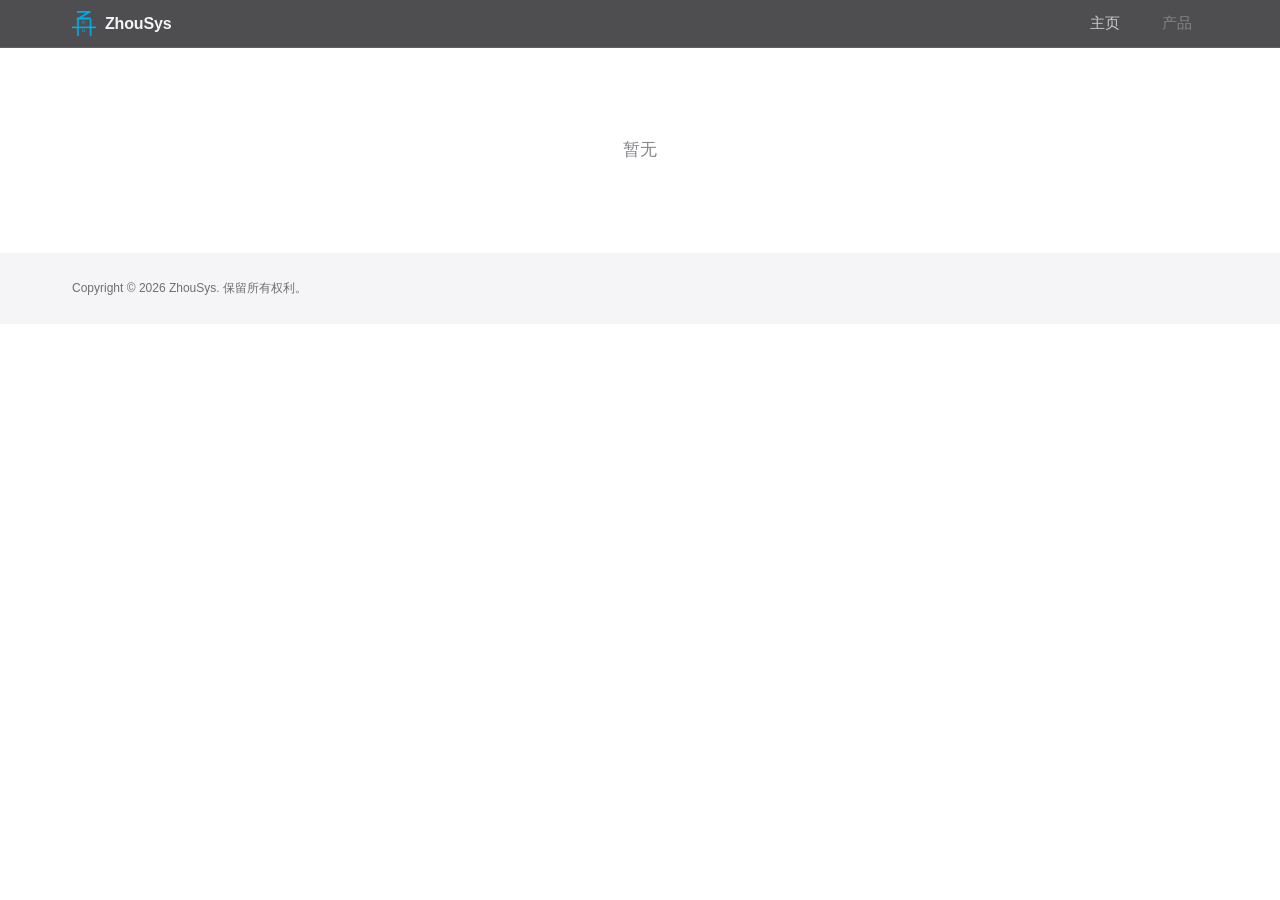
<file: product.html>
<!DOCTYPE html>
<html lang="zh-CN">
<head>
<meta charset="UTF-8">
<meta name="viewport" content="width=device-width, initial-scale=1, viewport-fit=cover">
<title>产品 · ZhouSys</title>
<link rel="icon" href="assets/img/favicon.ico">
<link rel="stylesheet" href="assets/css/style.css">
<style>
  /* 详情页整页滚动：标题栏、内容、页脚一起走，不做吸顶，也不分两层滚 */
  main { flex: 0 0 auto; }
  .nav { position: static; }
</style>
</head>
<body data-page="product">

<header class="nav" id="nav">
  <div class="nav__inner">
    <a href="index.html" class="nav__brand" aria-label="ZhouSys 首页">
      <img src="assets/img/logo.png" alt="" class="nav__logo">
      <span class="nav__name">ZhouSys</span>
    </a>

    <nav class="nav__menu" id="navMenu">
      <a href="index.html" class="nav__link">主页</a>
      <span class="nav__link is-disabled" title="暂无内容">产品</span>
    </nav>

    <button class="nav__toggle" id="navToggle" aria-label="菜单" aria-expanded="false">
      <span></span><span></span>
    </button>
  </div>
</header>

<main>
  <div class="doc-page">
    <iframe class="doc-frame" id="docFrame" title="产品简介"></iframe>
  </div>
</main>

<footer class="footer">
  <div class="wrap">
    <div class="footer__bottom">
      <p>Copyright © <span id="year">2026</span> ZhouSys. 保留所有权利。</p>
    </div>
  </div>
</footer>

<script src="assets/js/main.js"></script>
<script src="assets/js/products.js"></script>
</body>
</html>
</file>
<file: assets/css/style.css>
/* =========================================================
   ZhouSys · 站点框架样式
   参考：Apple 中国（通栏色块 + 大留白排版）
         DJI 中国（全屏影像 hero + 影像区块）
   ========================================================= */

/* ---------- 变量 ---------- */
:root {
  --brand: #2aa9e0;
  --brand-deep: #1b8fc4;
  --ink: #1d1d1f;
  --ink-2: #6e6e73;
  --ink-3: #86868b;
  --bg: #ffffff;
  --bg-alt: #f5f5f7;
  --bg-dark: #0b0b0d;
  --line: #d2d2d7;
  --link: #0066cc;

  --nav-h: 48px;
  --wrap: 1180px;
  --pad: 22px;

  --ease: cubic-bezier(0.22, 0.61, 0.36, 1);
}

/* ---------- 基础 ---------- */
*,
*::before,
*::after { box-sizing: border-box; margin: 0; padding: 0; }

/* hidden 属性要压过组件自身的 display */
[hidden] { display: none !important; }

html {
  -webkit-text-size-adjust: 100%;
  scroll-behavior: smooth;
}

body {
  font-family: "SF Pro SC", "SF Pro Display", -apple-system, BlinkMacSystemFont,
    "PingFang SC", "HarmonyOS Sans SC", "Microsoft YaHei", "Helvetica Neue", Arial, sans-serif;
  font-size: 17px;
  line-height: 1.47;
  color: var(--ink);
  background: var(--bg);
  -webkit-font-smoothing: antialiased;
  -moz-osx-font-smoothing: grayscale;
  overflow-x: hidden;
  display: flex;
  flex-direction: column;
  min-height: 100vh;
}

main { flex: 1 0 auto; }

img, video { display: block; max-width: 100%; }
a { color: inherit; text-decoration: none; }
ul, ol { list-style: none; }

.wrap {
  width: 100%;
  max-width: var(--wrap);
  margin: 0 auto;
  padding: 0 var(--pad);
}

/* ---------- 排版尺度 ---------- */
.display {
  font-size: clamp(40px, 7vw, 88px);
  line-height: 1.04;
  letter-spacing: -0.021em;
  font-weight: 600;
}

.title {
  font-size: clamp(30px, 4.2vw, 54px);
  line-height: 1.08;
  letter-spacing: -0.018em;
  font-weight: 600;
}

.sub {
  font-size: clamp(17px, 1.9vw, 26px);
  line-height: 1.38;
  letter-spacing: -0.01em;
  color: var(--ink-2);
  font-weight: 400;
}

.eyebrow {
  font-size: 14px;
  letter-spacing: 0.02em;
  color: var(--ink-3);
  margin-bottom: 8px;
}

.title--invert { color: #f5f5f7; }
.sub--invert { color: rgba(245, 245, 247, 0.72); }

/* ---------- 链接 / 按钮 ---------- */
.actions {
  display: flex;
  flex-wrap: wrap;
  align-items: center;
  gap: 12px 26px;
  margin-top: 24px;
}
.actions--center { justify-content: center; }

.btn {
  display: inline-flex;
  align-items: center;
  gap: 6px;
  font-size: 17px;
  line-height: 1;
  cursor: pointer;
  transition: background-color 0.25s var(--ease), color 0.25s var(--ease),
    border-color 0.25s var(--ease), opacity 0.25s var(--ease), transform 0.25s var(--ease);
}

.btn--primary {
  padding: 12px 24px;
  border-radius: 980px;
  background: var(--brand);
  color: #fff;
  font-weight: 500;
}
.btn--primary:hover { background: var(--brand-deep); }

.btn--link { color: var(--link); padding: 4px 0; }
.btn--link:hover { text-decoration: underline; }

.btn--ghost {
  padding: 11px 24px;
  border-radius: 980px;
  border: 1px solid rgba(255, 255, 255, 0.45);
  color: #f5f5f7;
}
.btn--ghost:hover { background: rgba(255, 255, 255, 0.14); border-color: #fff; }

.btn--ghost-dark {
  padding: 11px 24px;
  border-radius: 980px;
  border: 1px solid var(--line);
  color: var(--ink);
  background: transparent;
}
.btn--ghost-dark:hover { border-color: var(--ink); }

.arrow {
  display: inline-block;
  transition: transform 0.25s var(--ease);
}
.btn:hover .arrow { transform: translateX(4px); }

/* =========================================================
   顶部导航（Apple 式：极细、白底毛玻璃、居中菜单）
   ========================================================= */
.nav {
  position: sticky;
  top: 0;
  z-index: 100;
  height: var(--nav-h);
  background: rgba(11, 11, 13, 0.72);
  -webkit-backdrop-filter: saturate(180%) blur(20px);
  backdrop-filter: saturate(180%) blur(20px);
  border-bottom: 1px solid rgba(255, 255, 255, 0.1);
  transition: background-color 0.3s var(--ease);
}
.nav.is-scrolled { background: rgba(11, 11, 13, 0.88); }

.nav__inner {
  max-width: var(--wrap);
  height: 100%;
  margin: 0 auto;
  padding: 0 var(--pad);
  display: flex;
  align-items: center;
  gap: 34px;
}

.nav__brand {
  display: flex;
  align-items: center;
  gap: 9px;
  flex-shrink: 0;
}
.nav__logo {
  width: 24px;
  height: 26px;
  object-fit: contain;
}
.nav__name {
  font-size: 16px;
  font-weight: 600;
  letter-spacing: -0.01em;
  color: #f5f5f7;
}

.nav__menu {
  display: flex;
  align-items: center;
  gap: 10px;
  margin-left: auto;
}

/* 链接样式参考舟舟博客的 .nav-link：圆角块 + hover 浅底 + active 品牌色粗体 */
.nav__link {
  display: block;
  padding: 7px 16px;
  border-radius: 6px;
  font-size: 15px;
  color: rgba(245, 245, 247, 0.74);
  transition: color 0.2s var(--ease), background-color 0.2s var(--ease);
}
.nav__link:hover {
  color: #7cc9ed;
  background: rgba(42, 169, 224, 0.18);
}

.nav__link.is-active {
  color: #7cc9ed;
  font-weight: 600;
}

/* 暂无内容的栏目：不可点 */
.nav__link.is-disabled {
  color: rgba(245, 245, 247, 0.32);
  cursor: default;
  user-select: none;
}
.nav__link.is-disabled:hover {
  color: rgba(245, 245, 247, 0.32);
  background: none;
}

/* 移动端汉堡 */
.nav__toggle {
  display: none;
  flex-direction: column;
  justify-content: center;
  gap: 6px;
  width: 34px;
  height: 34px;
  margin-left: auto;
  background: none;
  border: 0;
  cursor: pointer;
}
.nav__toggle span {
  display: block;
  height: 1.5px;
  background: #f5f5f7;
  transition: transform 0.3s var(--ease), opacity 0.2s var(--ease);
}
.nav__toggle.is-open span:nth-child(1) { transform: translateY(3.75px) rotate(45deg); }
.nav__toggle.is-open span:nth-child(2) { transform: translateY(-3.75px) rotate(-45deg); }

/* =========================================================
   Hero（DJI 式全屏影像 + 左下角文字）
   ========================================================= */
.hero {
  position: relative;
  min-height: calc(100svh - var(--nav-h));
  display: flex;
  align-items: flex-end;
  background: var(--bg-dark);
  overflow: hidden;
}
.hero__media {
  position: absolute;
  inset: 0;
  display: flex;
  align-items: center;
  justify-content: center;
}
.hero__text {
  position: relative;
  z-index: 2;
  width: 100%;
  max-width: var(--wrap);
  margin: 0 auto;
  padding: 0 var(--pad) clamp(56px, 9vw, 104px);
  color: #f5f5f7;
  text-shadow: 0 1px 24px rgba(0, 0, 0, 0.28);
}
.hero__text .eyebrow { color: rgba(245, 245, 247, 0.62); }
.hero__text .display { color: #f5f5f7; }
.hero__text .sub {
  color: rgba(245, 245, 247, 0.78);
  margin-top: 14px;
  max-width: 22em;
}
.hero__text .btn--link { color: #7cc9ed; }

/* 首屏滚动提示 */
.hero__hint {
  position: absolute;
  left: 50%;
  bottom: 22px;
  transform: translateX(-50%);
  z-index: 2;
  width: 1px;
  height: 34px;
  background: linear-gradient(to bottom, rgba(255, 255, 255, 0.5), rgba(255, 255, 255, 0));
  animation: hint 2.4s var(--ease) infinite;
}
@keyframes hint {
  0%   { opacity: 0; transform: translate(-50%, -8px); }
  40%  { opacity: 1; }
  100% { opacity: 0; transform: translate(-50%, 8px); }
}

/* =========================================================
   通栏区块（Apple 式：无缝色块 + 居中排版）
   ========================================================= */
.section {
  position: relative;
  padding: clamp(56px, 7vw, 88px) 0;
  text-align: center;
}
.section--light { background: var(--bg); color: var(--ink); }
.section--alt   { background: var(--bg-alt); color: var(--ink); }
.section--dark  { background: var(--bg-dark); color: #f5f5f7; padding: 0; }

/* 分组标题：下方紧贴 tile 网格 */
.section--group { padding-bottom: clamp(20px, 2.4vw, 32px); }

.section__head { max-width: 780px; margin: 0 auto; }
.section__head .sub { margin-top: 12px; }
.section__head--left { text-align: left; max-width: none; margin: 0 0 40px; }

/* 大图占位紧跟文字，贴块底 */
.section__media {
  margin-top: clamp(32px, 5vw, 56px);
}

/* =========================================================
   占位图（正式内容到位后整体替换为 img / video）
   ========================================================= */
.ph {
  position: relative;
  display: flex;
  align-items: center;
  justify-content: center;
  overflow: hidden;
  background: linear-gradient(135deg, #dcdce3 0%, #eeeef2 46%, #d5d5dd 100%);
  color: #8e8e93;
}
.ph::after {
  content: "";
  position: absolute;
  inset: 0;
  background-image:
    linear-gradient(rgba(0, 0, 0, 0.055) 1px, transparent 1px),
    linear-gradient(90deg, rgba(0, 0, 0, 0.055) 1px, transparent 1px);
  background-size: 44px 44px;
  pointer-events: none;
}
.ph__label {
  position: relative;
  z-index: 1;
  font-size: 12px;
  letter-spacing: 0.14em;
  text-transform: uppercase;
  padding: 7px 14px;
  border: 1px solid currentColor;
  border-radius: 980px;
  opacity: 0.7;
}
.ph--hero { aspect-ratio: 16 / 9; }
.ph--wide { width: 100%; aspect-ratio: 21 / 9; }
.ph--card { aspect-ratio: 4 / 3; }

.ph--dark {
  background: radial-gradient(120% 120% at 20% 10%, #23252b 0%, #0d0d10 58%, #050506 100%);
  color: rgba(245, 245, 247, 0.32);
}
.ph--dark::after {
  background-image:
    linear-gradient(rgba(255, 255, 255, 0.045) 1px, transparent 1px),
    linear-gradient(90deg, rgba(255, 255, 255, 0.045) 1px, transparent 1px);
}
.hero .ph { position: absolute; inset: 0; aspect-ratio: auto; }

/* 首屏产品封面 */
.hero__img {
  position: absolute;
  inset: 0;
  width: 100%;
  height: 100%;
  object-fit: cover;
  filter: brightness(0.55);
}
.hero__link { color: inherit; }

/* 首屏上的按钮组 */
.actions--hero { margin-top: clamp(20px, 2.4vw, 28px); }

/* 通栏模块底部的按钮组 */
.actions--block {
  justify-content: center;
  margin-top: clamp(26px, 3.4vw, 40px);
}
.actions--hero .btn { font-size: 16px; }

/* =========================================================
   Tile 网格（Apple 两列产品块）
   ========================================================= */
.tiles {
  display: grid;
  grid-template-columns: repeat(2, 1fr);
  gap: 12px;
  padding: 12px;
  background: var(--bg);
}
.tile {
  background: var(--bg-alt);
  padding: clamp(36px, 4vw, 56px) clamp(20px, 3vw, 40px) 0;
  text-align: center;
  overflow: hidden;
}
.tile:nth-child(3n + 2) { background: #fbfbfd; }

.tile__title {
  font-size: clamp(24px, 2.6vw, 34px);
  line-height: 1.1;
  letter-spacing: -0.015em;
  font-weight: 600;
}
.tile__sub {
  font-size: clamp(15px, 1.3vw, 18px);
  color: var(--ink-2);
  margin-top: 8px;
}
.tile .actions {
  justify-content: center;
  margin-top: 18px;
  gap: 10px 20px;
}
.tile .btn { font-size: 15px; }
.tile__media {
  margin: clamp(26px, 3vw, 40px) auto 0;
  aspect-ratio: 16 / 10;
  overflow: hidden;
}
.tile__media.ph { aspect-ratio: 16 / 10; }

/* 卡片链接态（由产品数据渲染时使用） */
.tile--link { display: block; color: inherit; }
.tile__img {
  width: 100%;
  height: 100%;
  object-fit: cover;
  display: block;
  transition: transform 0.7s var(--ease);
}
.tile--link:hover .tile__img { transform: scale(1.035); }

.tiles__empty {
  grid-column: 1 / -1;
  padding: 48px 0;
  text-align: center;
  font-size: 17px;
  color: var(--ink-3);
}

/* ---------- 大图位（产品封面） ---------- */
.feature { display: block; }
.feature__img {
  width: 100%;
  aspect-ratio: 16 / 9;
  object-fit: cover;
  display: block;
}

/* =========================================================
   产品详情页（把上传的 HTML 嵌在标题栏与页脚之间）
   ========================================================= */
.doc-page {
  width: 100%;
}
.doc-frame {
  display: block;
  width: 100%;
  height: 70vh;          /* 载入后由 JS 按内容实际高度替换，不固定 */
  border: 0;
  background: #fff;
}
.doc-empty {
  padding: 90px 0;
  text-align: center;
  font-size: 17px;
  color: var(--ink-3);
}

/* 新闻详情页标题 */
.news-head {
  max-width: 760px;
  margin: 0 auto;
  padding: clamp(16px, 2.4vw, 28px) 0 clamp(14px, 2vw, 22px);
}
.news-head .title { font-size: clamp(28px, 3.6vw, 44px); }
.news-date {
  margin-top: 10px;
  font-size: 13px;
  color: var(--ink-3);
  font-variant-numeric: tabular-nums;
}

/* =========================================================
   新闻列表（Apple 式：细线分隔、左标题右日期）
   ========================================================= */
.posts {
  max-width: 860px;
  margin: 0 auto;
  border-top: 1px solid var(--line);
  text-align: left;
}
.post { border-bottom: 1px solid var(--line); }

.post__link {
  display: flex;
  align-items: flex-start;
  justify-content: space-between;
  gap: 32px;
  padding: 24px 4px;
  transition: background-color 0.25s var(--ease);
}
.post__link:hover { background: rgba(0, 0, 0, 0.025); }

.post__tag {
  display: inline-block;
  font-size: 12px;
  letter-spacing: 0.04em;
  color: var(--brand-deep);
  margin-bottom: 6px;
}
.post__title {
  font-size: clamp(19px, 1.8vw, 23px);
  font-weight: 600;
  letter-spacing: -0.01em;
  line-height: 1.3;
  transition: color 0.2s var(--ease);
}
.post__link:hover .post__title { color: var(--brand-deep); }
.post__desc {
  font-size: 15px;
  color: var(--ink-2);
  margin-top: 6px;
  display: -webkit-box;
  -webkit-line-clamp: 2;
  -webkit-box-orient: vertical;
  overflow: hidden;
}
.post__date {
  flex-shrink: 0;
  font-size: 13px;
  color: var(--ink-3);
  font-variant-numeric: tabular-nums;
  padding-top: 26px;
}

/* 空状态：一行“暂无”，无链接无按钮（同博客站 fillList 的“无”） */
.post__empty {
  padding: 22px 4px;
  font-size: 17px;
  color: var(--ink-3);
}

.more { margin-top: 32px; }

/* =========================================================
   页脚（Apple 式：浅灰底 + 法务条）
   ========================================================= */
.footer {
  background: var(--bg-alt);
  color: var(--ink-2);
  font-size: 12px;
  line-height: 1.6;
  padding: 26px 0;
}
.footer__bottom {
  display: flex;
  flex-wrap: wrap;
  align-items: center;
  justify-content: space-between;
  gap: 10px 24px;
}

/* =========================================================
   滚动进场
   ========================================================= */
.reveal {
  opacity: 0;
  transform: translateY(22px);
  transition: opacity 0.9s var(--ease), transform 0.9s var(--ease);
  will-change: opacity, transform;
}
.reveal.is-in {
  opacity: 1;
  transform: none;
}

@media (prefers-reduced-motion: reduce) {
  html { scroll-behavior: auto; }
  .reveal { opacity: 1; transform: none; transition: none; }
  .hero__hint { animation: none; }
}

/* =========================================================
   响应式
   ========================================================= */
@media (max-width: 980px) {
  .tiles { grid-template-columns: 1fr; }
}

@media (max-width: 760px) {
  body { font-size: 16px; }

  /* 移动端菜单：下拉全屏面板 */
  .nav__toggle { display: flex; }
  .nav__menu {
    position: fixed;
    inset: var(--nav-h) 0 auto 0;
    flex-direction: column;
    align-items: stretch;
    gap: 0;
    margin: 0;
    padding: 8px 0 18px;
    background: rgba(11, 11, 13, 0.96);
    -webkit-backdrop-filter: saturate(180%) blur(20px);
    backdrop-filter: saturate(180%) blur(20px);
    border-bottom: 1px solid rgba(255, 255, 255, 0.12);
    transform: translateY(-8px);
    opacity: 0;
    visibility: hidden;
    transition: opacity 0.3s var(--ease), transform 0.3s var(--ease), visibility 0.3s;
  }
  .nav__menu.is-open {
    opacity: 1;
    transform: none;
    visibility: visible;
  }
  .nav__link {
    font-size: 17px;
    color: #f5f5f7;
    padding: 14px var(--pad);
    border-radius: 0;
  }
  .nav__link.is-active { font-weight: 600; }

  .hero { min-height: 86svh; }

  .post__link { flex-direction: column; gap: 8px; padding: 20px 2px; }
  .post__date { padding-top: 0; }

  .footer__bottom { justify-content: center; text-align: center; }
}
</file>
<file: assets/css/admin.css>
/* =========================================================
   ZhouSys · 后台样式
   ========================================================= */

.admin-main {
  padding: clamp(40px, 5vw, 64px) 0 clamp(64px, 8vw, 100px);
}

.admin-card {
  background: var(--bg-alt);
  border-radius: 18px;
  padding: clamp(22px, 3vw, 32px);
  margin-bottom: 16px;
}

.admin-card h2 {
  font-size: 21px;
  font-weight: 600;
  letter-spacing: -0.01em;
  margin-bottom: 6px;
}

.admin-hint {
  font-size: 13px;
  line-height: 1.75;
  color: var(--ink-3);
  margin-bottom: 20px;
}

/* 连接状态条 */
.admin-bar {
  display: flex;
  align-items: center;
  justify-content: space-between;
  gap: 16px;
  margin-bottom: 16px;
  font-size: 13px;
  color: var(--ink-2);
}

/* ---------- 表单 ---------- */
.field { margin-bottom: 18px; }

.field > label {
  display: block;
  font-size: 13px;
  font-weight: 500;
  color: var(--ink);
  margin-bottom: 7px;
}

.field input[type="text"],
.field input[type="password"],
.field input[type="date"] {
  width: 100%;
  padding: 11px 14px;
  font-family: inherit;
  font-size: 15px;
  color: var(--ink);
  background: #fff;
  border: 1px solid var(--line);
  border-radius: 10px;
  outline: none;
  transition: border-color 0.2s var(--ease), box-shadow 0.2s var(--ease);
}
.field input:focus {
  border-color: var(--brand);
  box-shadow: 0 0 0 3px rgba(42, 169, 224, 0.14);
}

.field input[type="file"] {
  width: 100%;
  padding: 9px 12px;
  font-size: 14px;
  font-family: inherit;
  color: var(--ink-2);
  background: #fff;
  border: 1px dashed var(--line);
  border-radius: 10px;
  cursor: pointer;
}
.field input[type="file"]:hover { border-color: var(--brand); }

.field-row {
  display: grid;
  grid-template-columns: 1fr 1fr;
  gap: 16px;
}

.field-tip {
  display: block;
  margin-top: 6px;
  font-size: 12px;
  color: var(--ink-3);
  line-height: 1.6;
}

/* 封面预览 */
.cover-preview {
  display: none;
  margin-top: 10px;
  width: 100%;
  max-width: 320px;
  aspect-ratio: 16 / 9;
  object-fit: cover;
  border-radius: 10px;
  border: 1px solid var(--line);
}

/* ---------- 按钮 ---------- */
.abtn {
  display: inline-flex;
  align-items: center;
  justify-content: center;
  gap: 6px;
  padding: 11px 22px;
  font-family: inherit;
  font-size: 15px;
  line-height: 1;
  border: 0;
  border-radius: 980px;
  cursor: pointer;
  transition: background-color 0.2s var(--ease), color 0.2s var(--ease), opacity 0.2s;
}
.abtn:disabled { opacity: 0.5; cursor: not-allowed; }

.abtn--primary { background: var(--brand); color: #fff; }
.abtn--primary:hover:not(:disabled) { background: var(--brand-deep); }

.abtn--ghost {
  background: transparent;
  color: var(--ink-2);
  border: 1px solid var(--line);
}
.abtn--ghost:hover:not(:disabled) { border-color: var(--ink-2); color: var(--ink); }

.abtn--danger {
  background: #fdecec;
  color: #d64545;
  padding: 7px 16px;
  font-size: 13px;
}
.abtn--danger:hover:not(:disabled) { background: #f8d7d7; }

/* ---------- 提示 ---------- */
.admin-msg {
  font-size: 13px;
  min-height: 18px;
  margin-top: 12px;
  color: var(--ink-3);
  white-space: pre-line;
  word-break: break-all;
}
.admin-msg.ok { color: #22915a; }
.admin-msg.err { color: #d64545; }

/* ---------- 已有产品 ---------- */
.sub-title {
  font-size: 15px;
  font-weight: 600;
  margin: 30px 0 4px;
}

.admin-list { border-top: 1px solid var(--line); }

.admin-item {
  display: flex;
  align-items: center;
  gap: 16px;
  padding: 14px 0;
  border-bottom: 1px solid var(--line);
}

.admin-item-cover {
  width: 92px;
  height: 52px;
  object-fit: cover;
  border-radius: 6px;
  flex-shrink: 0;
  background: #e4e4ea;
}

.admin-item-info {
  display: flex;
  flex-direction: column;
  gap: 3px;
  min-width: 0;
  flex: 1;
}

.admin-item-title {
  font-size: 15px;
  font-weight: 500;
  overflow: hidden;
  text-overflow: ellipsis;
  white-space: nowrap;
}

.admin-item-meta {
  font-size: 12px;
  color: var(--ink-3);
  font-variant-numeric: tabular-nums;
}

.admin-empty {
  padding: 18px 0;
  font-size: 14px;
  color: var(--ink-3);
  border-bottom: 1px solid var(--line);
}

@media (max-width: 640px) {
  .field-row { grid-template-columns: 1fr; gap: 0; }
  .admin-item-cover { width: 72px; height: 42px; }
}

/* ---------- 按钮行编辑 ---------- */
.btn-rows { margin-bottom: 10px; }

.btn-row {
  display: grid;
  grid-template-columns: 1fr 1.4fr auto;
  gap: 10px;
  align-items: center;
  margin-bottom: 10px;
}

.btn-row input {
  width: 100%;
  padding: 10px 12px;
  font-family: inherit;
  font-size: 14px;
  color: var(--ink);
  background: #fff;
  border: 1px solid var(--line);
  border-radius: 10px;
  outline: none;
}
.btn-row input:focus {
  border-color: var(--brand);
  box-shadow: 0 0 0 3px rgba(42, 169, 224, 0.14);
}

.abtn--sm { padding: 8px 16px; font-size: 13px; }

.btn-del {
  width: 34px;
  height: 34px;
  border: 1px solid var(--line);
  border-radius: 8px;
  background: #fff;
  color: var(--ink-3);
  font-size: 16px;
  line-height: 1;
  cursor: pointer;
}
.btn-del:hover { color: #d64545; border-color: #f0c4c4; }

@media (max-width: 640px) {
  .btn-row { grid-template-columns: 1fr; gap: 8px; }
  .btn-row .btn-del { justify-self: start; }
}

/* ---------- 编辑态 ---------- */
.btn-bar { display: flex; align-items: center; gap: 12px; flex-wrap: wrap; }

.edit-hint {
  margin: 0 0 14px;
  padding: 10px 14px;
  font-size: 13px;
  line-height: 1.6;
  color: #1b6f9c;
  background: rgba(42, 169, 224, 0.1);
  border-radius: 10px;
}

.admin-item-actions { display: flex; gap: 8px; flex: none; }
</file>
